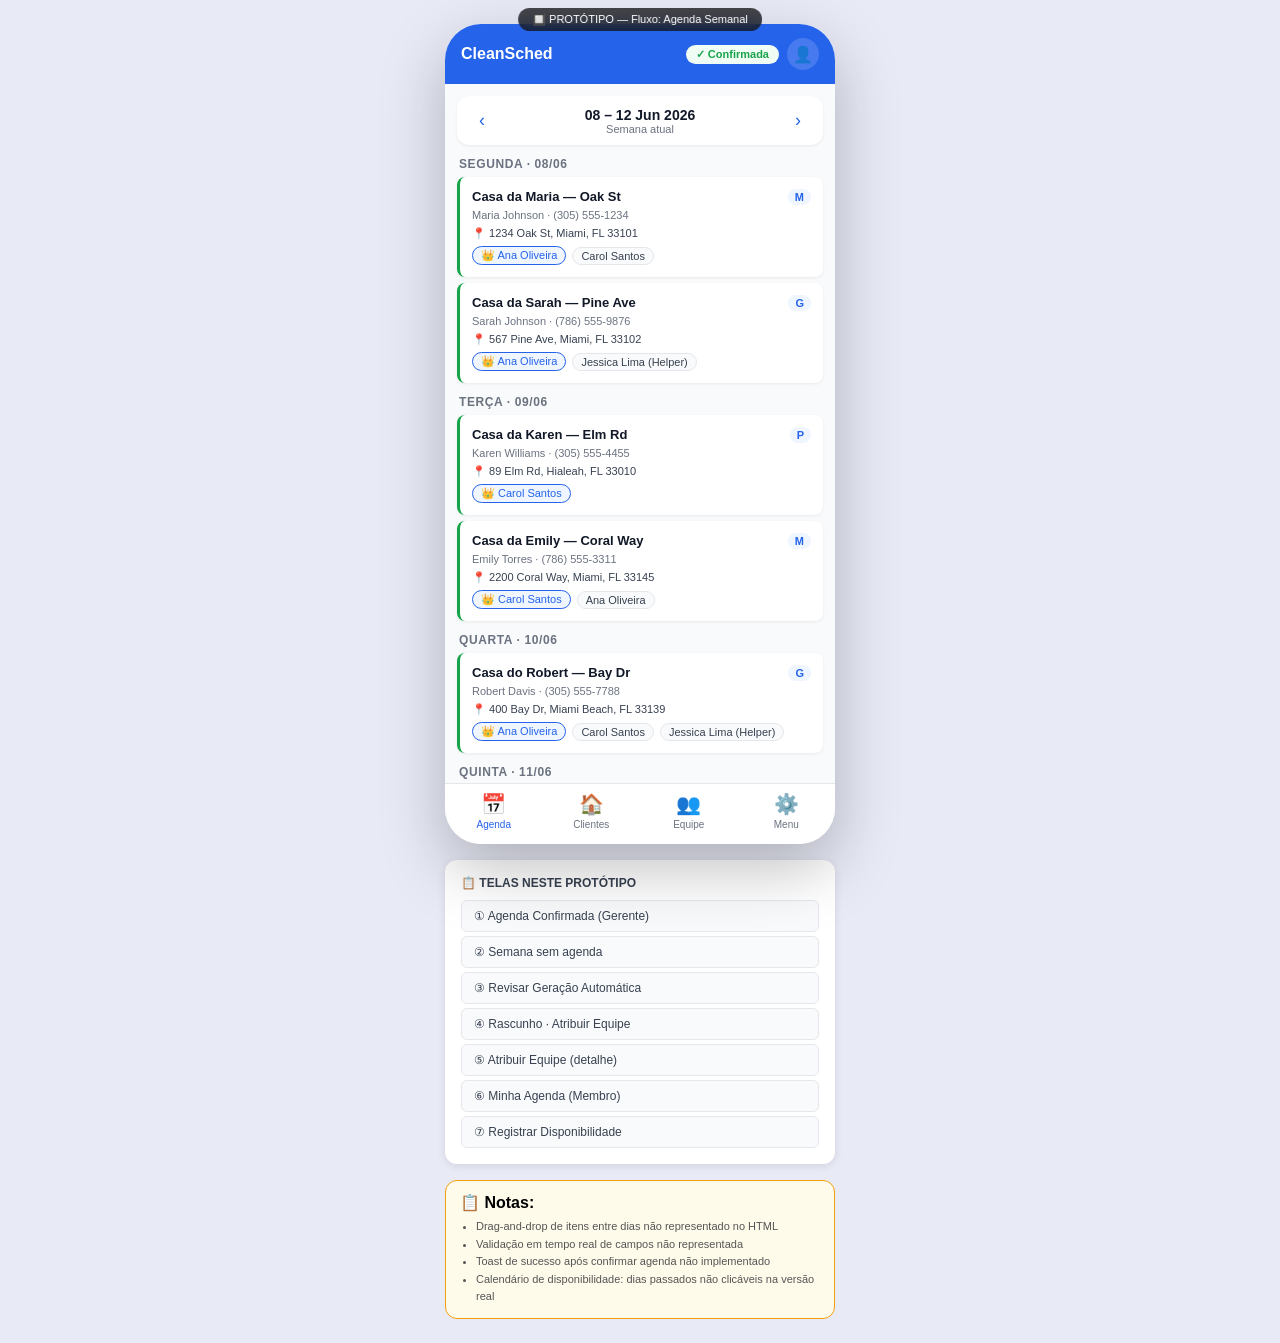
<file: prototypes/agendamento/agenda-semanal/flow.html>
<!DOCTYPE html>
<html lang="pt-BR">
<head>
<meta charset="UTF-8">
<meta name="viewport" content="width=device-width, initial-scale=1.0">
<title>Protótipo: Agenda Semanal — Agendamento</title>

<style>
*{box-sizing:border-box;margin:0;padding:0}
body{font-family:'Inter',-apple-system,sans-serif;background:#E8EAF6;min-height:100vh;display:flex;flex-direction:column;align-items:center;padding:24px 12px;gap:16px}
:root{
  --primary:#2563EB;--primary-dark:#1D4ED8;--primary-light:#EFF6FF;
  --success:#16A34A;--success-light:#F0FDF4;
  --warning:#D97706;--warning-light:#FFFBEB;
  --danger:#DC2626;--danger-light:#FEF2F2;
  --orange:#EA580C;--orange-light:#FFF7ED;
  --n900:#111827;--n700:#374151;--n500:#6B7280;--n300:#D1D5DB;--n200:#E5E7EB;--n100:#F9FAFB;
  --radius:12px;--radius-sm:8px;
}
/* Phone frame */
.phone{width:390px;height:820px;background:white;border-radius:36px;box-shadow:0 24px 64px rgba(0,0,0,.25);overflow:hidden;position:relative;display:flex;flex-direction:column}
/* Screen management */
.screen{display:none;flex-direction:column;height:100%;overflow:hidden}
.screen.active{display:flex}
/* Header */
.hdr{background:var(--primary);color:white;padding:14px 16px 14px;display:flex;align-items:center;gap:10px;flex-shrink:0;min-height:56px}
.hdr-title{font-size:16px;font-weight:600;flex:1}
.hdr-sub{font-size:12px;opacity:.8}
.hdr-right{display:flex;gap:8px;align-items:center}
.icon-btn{background:rgba(255,255,255,.15);border:none;color:white;width:32px;height:32px;border-radius:50%;cursor:pointer;font-size:16px;display:flex;align-items:center;justify-content:center}
/* Content */
.content{flex:1;overflow-y:auto;background:#F9FAFB;padding:12px}
/* Bottom nav */
.bnav{background:white;border-top:1px solid var(--n200);display:flex;flex-shrink:0;padding-bottom:4px}
.bnav-item{flex:1;display:flex;flex-direction:column;align-items:center;padding:8px 4px 10px;cursor:pointer;border:none;background:none;font-size:10px;font-weight:500;color:var(--n500);gap:3px;transition:.15s}
.bnav-item.active{color:var(--primary)}
.bnav-icon{font-size:20px}
/* Week nav */
.week-nav{display:flex;align-items:center;justify-content:space-between;background:white;border-radius:var(--radius);padding:10px 14px;margin-bottom:12px;box-shadow:0 1px 3px rgba(0,0,0,.07)}
.week-label{font-size:14px;font-weight:600;color:var(--n900)}
.week-btn{background:none;border:none;color:var(--primary);cursor:pointer;font-size:18px;padding:4px 8px}
/* Status badge */
.badge{display:inline-flex;align-items:center;gap:4px;padding:3px 10px;border-radius:99px;font-size:11px;font-weight:600}
.badge-draft{background:var(--warning-light);color:var(--warning)}
.badge-confirmed{background:var(--success-light);color:var(--success)}
.badge-orange{background:var(--orange-light);color:var(--orange)}
/* Day section */
.day-section{margin-bottom:12px}
.day-label{font-size:12px;font-weight:700;color:var(--n500);text-transform:uppercase;letter-spacing:.05em;margin-bottom:6px;padding:0 2px}
/* Property card */
.prop-card{background:white;border-radius:var(--radius-sm);padding:12px;margin-bottom:6px;box-shadow:0 1px 3px rgba(0,0,0,.07);border-left:3px solid var(--primary)}
.prop-card.no-team{border-left-color:var(--orange)}
.prop-card.confirmed{border-left-color:var(--success)}
.prop-top{display:flex;justify-content:space-between;align-items:flex-start;margin-bottom:4px}
.prop-name{font-size:13px;font-weight:600;color:var(--n900)}
.prop-size{font-size:11px;font-weight:700;padding:2px 7px;border-radius:99px;background:var(--primary-light);color:var(--primary)}
.prop-client{font-size:11px;color:var(--n500);margin-bottom:6px}
.prop-addr{font-size:11px;color:var(--n700);margin-bottom:6px}
.prop-team{display:flex;align-items:center;gap:6px;flex-wrap:wrap}
.team-chip{display:inline-flex;align-items:center;gap:4px;background:var(--n100);border:1px solid var(--n200);border-radius:99px;padding:2px 8px;font-size:11px;color:var(--n700)}
.team-chip.leader{background:var(--primary-light);border-color:var(--primary);color:var(--primary)}
.no-team-label{font-size:11px;color:var(--orange);font-style:italic}
/* Banner */
.banner{border-radius:var(--radius-sm);padding:10px 12px;margin-bottom:12px;font-size:12px;display:flex;gap:8px;align-items:flex-start}
.banner-draft{background:var(--warning-light);color:var(--warning)}
.banner-info{background:var(--primary-light);color:var(--primary-dark)}
/* FAB */
.fab{position:absolute;bottom:76px;right:16px;background:var(--primary);color:white;width:48px;height:48px;border-radius:50%;border:none;font-size:22px;cursor:pointer;box-shadow:0 4px 12px rgba(37,99,235,.4);display:flex;align-items:center;justify-content:center}
/* Btn */
.btn{border:none;border-radius:var(--radius-sm);padding:10px 18px;font-size:13px;font-weight:600;cursor:pointer;display:inline-flex;align-items:center;gap:6px}
.btn-primary{background:var(--primary);color:white}
.btn-ghost{background:var(--n100);color:var(--n700);border:1px solid var(--n200)}
.btn-danger{background:var(--danger);color:white}
.btn-success{background:var(--success);color:white}
.btn-full{width:100%;justify-content:center}
.btn-sm{padding:6px 12px;font-size:12px}
/* Assign screen */
.assign-card{background:white;border-radius:var(--radius);padding:14px;margin-bottom:12px;box-shadow:0 1px 3px rgba(0,0,0,.07)}
.assign-title{font-size:14px;font-weight:700;color:var(--n900);margin-bottom:2px}
.assign-meta{font-size:11px;color:var(--n500);margin-bottom:12px}
.assign-section{margin-bottom:10px}
.assign-section-label{font-size:11px;font-weight:700;color:var(--n500);text-transform:uppercase;letter-spacing:.05em;margin-bottom:6px}
.member-option{display:flex;align-items:center;justify-content:space-between;padding:8px 10px;border-radius:var(--radius-sm);background:var(--n100);border:1px solid var(--n200);margin-bottom:4px;cursor:pointer}
.member-option:hover{border-color:var(--primary);background:var(--primary-light)}
.member-option.selected{border-color:var(--primary);background:var(--primary-light)}
.member-option.unavail{opacity:.45;cursor:not-allowed}
.member-name{font-size:12px;font-weight:500;color:var(--n900)}
.member-tag{font-size:10px;padding:1px 6px;border-radius:99px;font-weight:600}
.tag-leader{background:var(--primary-light);color:var(--primary)}
.tag-aux{background:var(--n200);color:var(--n500)}
.tag-unavail{background:var(--danger-light);color:var(--danger)}
.role-select{font-size:11px;border:1px solid var(--n300);border-radius:6px;padding:2px 6px;background:white;color:var(--n700)}
/* Form elements */
.form-group{margin-bottom:14px}
.form-label{font-size:12px;font-weight:600;color:var(--n700);margin-bottom:5px;display:block}
.required{color:var(--danger)}
.form-input{width:100%;border:1.5px solid var(--n300);border-radius:var(--radius-sm);padding:9px 12px;font-size:13px;font-family:inherit;color:var(--n900);outline:none}
.form-input:focus{border-color:var(--primary)}
.form-select{width:100%;border:1.5px solid var(--n300);border-radius:var(--radius-sm);padding:9px 12px;font-size:13px;font-family:inherit;color:var(--n900);background:white;outline:none}
/* My agenda (member view) */
.my-item{background:white;border-radius:var(--radius);padding:14px;margin-bottom:10px;box-shadow:0 1px 3px rgba(0,0,0,.07)}
.my-date-sep{font-size:12px;font-weight:700;color:var(--primary);padding:8px 0 4px;text-transform:uppercase}
.my-item-name{font-size:14px;font-weight:700;color:var(--n900);margin-bottom:2px}
.my-item-client{font-size:12px;color:var(--n500);margin-bottom:6px}
.my-item-addr{font-size:12px;color:var(--n700);margin-bottom:6px;display:flex;gap:5px;align-items:flex-start}
.my-item-obs{font-size:11px;color:var(--n500);background:var(--n100);border-radius:6px;padding:6px 8px;font-style:italic}
.my-role{display:inline-flex;padding:2px 8px;border-radius:99px;font-size:11px;font-weight:600}
.my-role-leader{background:var(--primary-light);color:var(--primary)}
.my-role-aux{background:var(--n100);color:var(--n500)}
/* Modal overlay */
.modal-overlay{position:absolute;inset:0;background:rgba(0,0,0,.5);display:flex;align-items:flex-end;z-index:100}
.modal-sheet{background:white;border-radius:20px 20px 0 0;padding:20px 16px 28px;width:100%}
.modal-title{font-size:16px;font-weight:700;color:var(--n900);margin-bottom:6px}
.modal-desc{font-size:13px;color:var(--n500);margin-bottom:20px}
.modal-actions{display:flex;flex-direction:column;gap:8px}
/* Toast */
.toast{position:absolute;top:72px;left:12px;right:12px;background:var(--success);color:white;border-radius:var(--radius-sm);padding:12px 14px;font-size:13px;font-weight:500;z-index:200;display:flex;align-items:center;gap:8px;box-shadow:0 4px 12px rgba(0,0,0,.15);animation:slideDown .3s ease}
@keyframes slideDown{from{transform:translateY(-20px);opacity:0}to{transform:translateY(0);opacity:1}}
/* Generate screen */
.gen-day{background:white;border-radius:var(--radius);margin-bottom:10px;overflow:hidden;box-shadow:0 1px 3px rgba(0,0,0,.07)}
.gen-day-header{background:var(--primary);color:white;padding:8px 12px;font-size:12px;font-weight:700;display:flex;justify-content:space-between;align-items:center}
.gen-day-count{font-size:11px;opacity:.8}
.gen-item{display:flex;align-items:center;padding:10px 12px;border-bottom:1px solid var(--n100);gap:10px}
.gen-item:last-child{border-bottom:none}
.gen-remove{background:none;border:none;color:var(--danger);cursor:pointer;font-size:16px;padding:2px}
.gen-drag{color:var(--n300);font-size:14px;cursor:grab}
/* Confirm bar */
.confirm-bar{background:white;border-top:1px solid var(--n200);padding:10px 12px;display:flex;gap:8px;flex-shrink:0}
/* Proto badge */
.proto-badge{position:fixed;top:8px;left:50%;transform:translateX(-50%);background:rgba(0,0,0,.7);color:white;padding:5px 14px;border-radius:99px;font-size:11px;z-index:999;pointer-events:none;backdrop-filter:blur(8px)}
/* Screen nav helper */
.screen-nav{background:white;border-radius:var(--radius);padding:10px 12px;margin-bottom:12px;font-size:11px;color:var(--n500)}
.screen-nav strong{color:var(--n700)}
</style>
</head>
<body>

<div class="proto-badge">🔲 PROTÓTIPO — Fluxo: Agenda Semanal</div>

<div class="phone">

  <!-- ═══════════════════════════════════════════
       TELA 1 — Visualizar Agenda (Gerente) — CONFIRMADA
  ═══════════════════════════════════════════ -->
  <div id="s-agenda" class="screen active">
    <div class="hdr">
      <span class="hdr-title">CleanSched</span>
      <div class="hdr-right">
        <span class="badge badge-confirmed">✓ Confirmada</span>
        <button class="icon-btn" onclick="show('s-member')" title="Ver como membro">👤</button>
      </div>
    </div>
    <div class="content">
      <div class="week-nav">
        <button class="week-btn">‹</button>
        <div style="text-align:center">
          <div class="week-label">08 – 12 Jun 2026</div>
          <div style="font-size:11px;color:var(--n500)">Semana atual</div>
        </div>
        <button class="week-btn" onclick="show('s-no-agenda')">›</button>
      </div>

      <div class="day-section">
        <div class="day-label">Segunda · 08/06</div>
        <div class="prop-card confirmed">
          <div class="prop-top"><span class="prop-name">Casa da Maria — Oak St</span><span class="prop-size">M</span></div>
          <div class="prop-client">Maria Johnson · (305) 555-1234</div>
          <div class="prop-addr">📍 1234 Oak St, Miami, FL 33101</div>
          <div class="prop-team"><span class="team-chip leader">👑 Ana Oliveira</span><span class="team-chip">Carol Santos</span></div>
        </div>
        <div class="prop-card confirmed">
          <div class="prop-top"><span class="prop-name">Casa da Sarah — Pine Ave</span><span class="prop-size">G</span></div>
          <div class="prop-client">Sarah Johnson · (786) 555-9876</div>
          <div class="prop-addr">📍 567 Pine Ave, Miami, FL 33102</div>
          <div class="prop-team"><span class="team-chip leader">👑 Ana Oliveira</span><span class="team-chip">Jessica Lima (Helper)</span></div>
        </div>
      </div>

      <div class="day-section">
        <div class="day-label">Terça · 09/06</div>
        <div class="prop-card confirmed">
          <div class="prop-top"><span class="prop-name">Casa da Karen — Elm Rd</span><span class="prop-size">P</span></div>
          <div class="prop-client">Karen Williams · (305) 555-4455</div>
          <div class="prop-addr">📍 89 Elm Rd, Hialeah, FL 33010</div>
          <div class="prop-team"><span class="team-chip leader">👑 Carol Santos</span></div>
        </div>
        <div class="prop-card confirmed">
          <div class="prop-top"><span class="prop-name">Casa da Emily — Coral Way</span><span class="prop-size">M</span></div>
          <div class="prop-client">Emily Torres · (786) 555-3311</div>
          <div class="prop-addr">📍 2200 Coral Way, Miami, FL 33145</div>
          <div class="prop-team"><span class="team-chip leader">👑 Carol Santos</span><span class="team-chip">Ana Oliveira</span></div>
        </div>
      </div>

      <div class="day-section">
        <div class="day-label">Quarta · 10/06</div>
        <div class="prop-card confirmed">
          <div class="prop-top"><span class="prop-name">Casa do Robert — Bay Dr</span><span class="prop-size">G</span></div>
          <div class="prop-client">Robert Davis · (305) 555-7788</div>
          <div class="prop-addr">📍 400 Bay Dr, Miami Beach, FL 33139</div>
          <div class="prop-team"><span class="team-chip leader">👑 Ana Oliveira</span><span class="team-chip">Carol Santos</span><span class="team-chip">Jessica Lima (Helper)</span></div>
        </div>
      </div>

      <div class="day-section">
        <div class="day-label">Quinta · 11/06</div>
        <div class="prop-card confirmed">
          <div class="prop-top"><span class="prop-name">Casa da Linda — SW 8th</span><span class="prop-size">M</span></div>
          <div class="prop-client">Linda Brown · (786) 555-2244</div>
          <div class="prop-addr">📍 1500 SW 8th St, Miami, FL 33135</div>
          <div class="prop-team"><span class="team-chip leader">👑 Carol Santos</span></div>
        </div>
      </div>

      <div style="height:12px"></div>

      <button class="btn btn-ghost btn-full btn-sm" onclick="showModal('modal-reopen')">🔓 Reabrir Agenda</button>

      <div style="height:8px"></div>
      <button class="btn btn-ghost btn-full btn-sm" onclick="copyWA()">📋 Copiar para WhatsApp</button>
    </div>
    <div class="bnav">
      <button class="bnav-item active"><span class="bnav-icon">📅</span>Agenda</button>
      <button class="bnav-item" onclick="show('s-clients')"><span class="bnav-icon">🏠</span>Clientes</button>
      <button class="bnav-item" onclick="show('s-team-list')"><span class="bnav-icon">👥</span>Equipe</button>
      <button class="bnav-item"><span class="bnav-icon">⚙️</span>Menu</button>
    </div>
    <!-- Modal reopen -->
    <div id="modal-reopen" class="modal-overlay" style="display:none" onclick="hideModal('modal-reopen')">
      <div class="modal-sheet" onclick="event.stopPropagation()">
        <div class="modal-title">Reabrir agenda?</div>
        <div class="modal-desc">A agenda voltará para Rascunho e poderá ser editada novamente.</div>
        <div class="modal-actions">
          <button class="btn btn-warning btn-full" onclick="hideModal('modal-reopen');show('s-draft')" style="background:var(--warning);color:white">Sim, reabrir</button>
          <button class="btn btn-ghost btn-full" onclick="hideModal('modal-reopen')">Cancelar</button>
        </div>
      </div>
    </div>
    <!-- Toast WA -->
    <div id="toast-wa" class="toast" style="display:none">✅ Texto da agenda copiado!</div>
  </div>

  <!-- ═══════════════════════════════════════════
       TELA 2 — Sem agenda (semana próxima)
  ═══════════════════════════════════════════ -->
  <div id="s-no-agenda" class="screen">
    <div class="hdr">
      <span class="hdr-title">CleanSched</span>
    </div>
    <div class="content">
      <div class="week-nav">
        <button class="week-btn" onclick="show('s-agenda')">‹</button>
        <div style="text-align:center">
          <div class="week-label">15 – 19 Jun 2026</div>
          <div style="font-size:11px;color:var(--n500)">Próxima semana</div>
        </div>
        <button class="week-btn">›</button>
      </div>
      <div style="display:flex;flex-direction:column;align-items:center;justify-content:center;height:60%;gap:16px;padding:20px">
        <div style="font-size:56px">📭</div>
        <div style="font-size:16px;font-weight:700;color:var(--n900);text-align:center">Agenda não gerada</div>
        <div style="font-size:13px;color:var(--n500);text-align:center;line-height:1.5">A agenda desta semana ainda não foi criada. Clique em Gerar para que o sistema sugira os imóveis automaticamente.</div>
        <button class="btn btn-primary" onclick="show('s-generate')" style="margin-top:8px">⚡ Gerar Agenda</button>
      </div>
    </div>
    <div class="bnav">
      <button class="bnav-item active"><span class="bnav-icon">📅</span>Agenda</button>
      <button class="bnav-item"><span class="bnav-icon">🏠</span>Clientes</button>
      <button class="bnav-item"><span class="bnav-icon">👥</span>Equipe</button>
      <button class="bnav-item"><span class="bnav-icon">⚙️</span>Menu</button>
    </div>
  </div>

  <!-- ═══════════════════════════════════════════
       TELA 3 — Gerar Agenda (revisar sugestão)
  ═══════════════════════════════════════════ -->
  <div id="s-generate" class="screen">
    <div class="hdr">
      <button class="icon-btn" onclick="show('s-no-agenda')">←</button>
      <div>
        <div class="hdr-title">Revisar Agenda</div>
        <div class="hdr-sub">15–19/06/2026 · Rascunho</div>
      </div>
    </div>
    <div class="content">
      <div class="banner banner-info">ℹ️ <span>O sistema sugeriu <strong>9 imóveis</strong> com base nas frequências. Você pode mover, adicionar ou remover antes de salvar.</span></div>

      <div class="gen-day">
        <div class="gen-day-header"><span>Segunda · 15/06</span><span class="gen-day-count">3 casas</span></div>
        <div class="gen-item"><span class="gen-drag">⠿</span><div style="flex:1"><div class="prop-name" style="font-size:12px">Casa da Sarah — Pine Ave</div><div style="font-size:11px;color:var(--n500)">Sarah Johnson · G · Semanal</div></div><button class="gen-remove" title="Remover">✕</button></div>
        <div class="gen-item"><span class="gen-drag">⠿</span><div style="flex:1"><div class="prop-name" style="font-size:12px">Casa da Maria — Oak St</div><div style="font-size:11px;color:var(--n500)">Maria Johnson · M · Semanal</div></div><button class="gen-remove" title="Remover">✕</button></div>
        <div class="gen-item"><span class="gen-drag">⠿</span><div style="flex:1"><div class="prop-name" style="font-size:12px">Casa da Karen — Elm Rd</div><div style="font-size:11px;color:var(--n500)">Karen Williams · P · Quinzenal</div></div><button class="gen-remove" title="Remover">✕</button></div>
      </div>

      <div class="gen-day">
        <div class="gen-day-header"><span>Terça · 16/06</span><span class="gen-day-count">2 casas</span></div>
        <div class="gen-item"><span class="gen-drag">⠿</span><div style="flex:1"><div class="prop-name" style="font-size:12px">Casa da Emily — Coral Way</div><div style="font-size:11px;color:var(--n500)">Emily Torres · M · Semanal</div></div><button class="gen-remove" title="Remover">✕</button></div>
        <div class="gen-item"><span class="gen-drag">⠿</span><div style="flex:1"><div class="prop-name" style="font-size:12px">Casa do Robert — Bay Dr</div><div style="font-size:11px;color:var(--n500)">Robert Davis · G · Semanal</div></div><button class="gen-remove" title="Remover">✕</button></div>
      </div>

      <div class="gen-day">
        <div class="gen-day-header"><span>Quarta · 17/06</span><span class="gen-day-count">2 casas</span></div>
        <div class="gen-item"><span class="gen-drag">⠿</span><div style="flex:1"><div class="prop-name" style="font-size:12px">Casa da Linda — SW 8th</div><div style="font-size:11px;color:var(--n500)">Linda Brown · M · Semanal</div></div><button class="gen-remove" title="Remover">✕</button></div>
        <div class="gen-item"><span class="gen-drag">⠿</span><div style="flex:1"><div class="prop-name" style="font-size:12px">Casa da Jennifer — NW 2nd</div><div style="font-size:11px;color:var(--n500)">Jennifer Clark · P · Mensal</div></div><button class="gen-remove" title="Remover">✕</button></div>
      </div>

      <div class="gen-day">
        <div class="gen-day-header"><span>Quinta · 18/06</span><span class="gen-day-count">2 casas</span></div>
        <div class="gen-item"><span class="gen-drag">⠿</span><div style="flex:1"><div class="prop-name" style="font-size:12px">Casa da Patricia — Brickell</div><div style="font-size:11px;color:var(--n500)">Patricia Moore · G · Quinzenal</div></div><button class="gen-remove" title="Remover">✕</button></div>
        <div class="gen-item"><span class="gen-drag">⠿</span><div style="flex:1"><div class="prop-name" style="font-size:12px">Casa da Helen — Key Biscayne</div><div style="font-size:11px;color:var(--n500)">Helen Martin · M · Semanal</div></div><button class="gen-remove" title="Remover">✕</button></div>
      </div>

      <div style="height:8px"></div>
      <button class="btn btn-ghost btn-full btn-sm">+ Adicionar imóvel</button>
    </div>
    <div class="confirm-bar">
      <button class="btn btn-ghost" onclick="show('s-no-agenda')" style="flex:1">Cancelar</button>
      <button class="btn btn-primary" onclick="show('s-draft')" style="flex:2">Salvar Rascunho →</button>
    </div>
  </div>

  <!-- ═══════════════════════════════════════════
       TELA 4 — Agenda em Rascunho (atribuir equipe)
  ═══════════════════════════════════════════ -->
  <div id="s-draft" class="screen">
    <div class="hdr">
      <span class="hdr-title">CleanSched</span>
      <div class="hdr-right">
        <span class="badge badge-draft">Rascunho</span>
      </div>
    </div>
    <div class="content">
      <div class="week-nav">
        <button class="week-btn">‹</button>
        <div style="text-align:center">
          <div class="week-label">15 – 19 Jun 2026</div>
        </div>
        <button class="week-btn">›</button>
      </div>

      <div class="banner banner-draft">⚠️ <span><strong>Rascunho</strong> — Atribua a equipe para confirmar a agenda.</span></div>

      <div class="day-section">
        <div class="day-label">Segunda · 15/06</div>
        <div class="prop-card no-team" onclick="show('s-assign')">
          <div class="prop-top"><span class="prop-name">Casa da Sarah — Pine Ave</span><span class="prop-size">G</span></div>
          <div class="prop-client">Sarah Johnson</div>
          <div class="prop-team"><span class="no-team-label">⚠ Sem equipe · Toque para atribuir</span></div>
        </div>
        <div class="prop-card no-team">
          <div class="prop-top"><span class="prop-name">Casa da Maria — Oak St</span><span class="prop-size">M</span></div>
          <div class="prop-client">Maria Johnson</div>
          <div class="prop-team"><span class="no-team-label">⚠ Sem equipe · Toque para atribuir</span></div>
        </div>
        <div class="prop-card" style="border-left-color:var(--success)">
          <div class="prop-top"><span class="prop-name">Casa da Karen — Elm Rd</span><span class="prop-size">P</span></div>
          <div class="prop-client">Karen Williams</div>
          <div class="prop-team"><span class="team-chip leader">👑 Carol Santos</span></div>
        </div>
      </div>

      <div class="day-section">
        <div class="day-label">Terça · 16/06</div>
        <div class="prop-card no-team">
          <div class="prop-top"><span class="prop-name">Casa da Emily — Coral Way</span><span class="prop-size">M</span></div>
          <div class="prop-client">Emily Torres</div>
          <div class="prop-team"><span class="no-team-label">⚠ Sem equipe · Toque para atribuir</span></div>
        </div>
        <div class="prop-card no-team">
          <div class="prop-top"><span class="prop-name">Casa do Robert — Bay Dr</span><span class="prop-size">G</span></div>
          <div class="prop-client">Robert Davis</div>
          <div class="prop-team"><span class="no-team-label">⚠ Sem equipe · Toque para atribuir</span></div>
        </div>
      </div>
    </div>
    <div class="confirm-bar">
      <button class="btn btn-ghost btn-sm" onclick="show('s-generate')">← Editar itens</button>
      <button class="btn btn-success btn-sm" onclick="showModal('modal-confirm')" style="flex:1;justify-content:center">✓ Confirmar Agenda</button>
    </div>
    <div class="bnav">
      <button class="bnav-item active"><span class="bnav-icon">📅</span>Agenda</button>
      <button class="bnav-item"><span class="bnav-icon">🏠</span>Clientes</button>
      <button class="bnav-item"><span class="bnav-icon">👥</span>Equipe</button>
      <button class="bnav-item"><span class="bnav-icon">⚙️</span>Menu</button>
    </div>
    <!-- Modal: bloqueio por sem líder -->
    <div id="modal-confirm" class="modal-overlay" style="display:none" onclick="hideModal('modal-confirm')">
      <div class="modal-sheet" onclick="event.stopPropagation()">
        <div class="modal-title">⚠️ Atribuição incompleta</div>
        <div class="modal-desc">Alguns imóveis ainda não têm líder atribuído:<br><br>• Casa da Sarah — Pine Ave<br>• Casa da Maria — Oak St<br>• Casa da Emily — Coral Way<br>• Casa do Robert — Bay Dr</div>
        <div class="modal-actions">
          <button class="btn btn-ghost btn-full" onclick="hideModal('modal-confirm')">Voltar e atribuir</button>
        </div>
      </div>
    </div>
  </div>

  <!-- ═══════════════════════════════════════════
       TELA 5 — Atribuir Equipe (um imóvel)
  ═══════════════════════════════════════════ -->
  <div id="s-assign" class="screen">
    <div class="hdr">
      <button class="icon-btn" onclick="show('s-draft')">←</button>
      <div>
        <div class="hdr-title">Atribuir Equipe</div>
        <div class="hdr-sub">Casa da Sarah · Seg 15/06</div>
      </div>
    </div>
    <div class="content">
      <div class="assign-card">
        <div class="assign-title">Casa da Sarah — Pine Ave</div>
        <div class="assign-meta">Sarah Johnson · G · 567 Pine Ave, Miami</div>

        <div class="assign-section">
          <div class="assign-section-label">Membros disponíveis em 15/06</div>
          <div class="member-option selected" onclick="this.classList.toggle('selected')">
            <div>
              <div class="member-name">Ana Oliveira</div>
              <span class="member-tag tag-leader">Fixa</span>
            </div>
            <select class="role-select"><option>Líder</option><option>Auxiliar</option></select>
          </div>
          <div class="member-option" onclick="this.classList.toggle('selected')">
            <div>
              <div class="member-name">Carol Santos</div>
              <span class="member-tag tag-aux">Fixa</span>
            </div>
            <select class="role-select"><option>Auxiliar</option><option>Líder</option></select>
          </div>
        </div>

        <div class="assign-section">
          <div class="assign-section-label">Indisponíveis em 15/06</div>
          <div class="member-option unavail">
            <div>
              <div class="member-name">Lucia Ferreira</div>
              <span class="member-tag tag-unavail">Indisponível — Consulta médica</span>
            </div>
          </div>
        </div>

        <div class="assign-section">
          <div class="assign-section-label">Helpers</div>
          <div class="member-option" onclick="this.classList.toggle('selected')">
            <div>
              <div class="member-name">Jessica Lima</div>
              <span class="member-tag" style="background:var(--warning-light);color:var(--warning)">Helper</span>
            </div>
            <select class="role-select"><option>Auxiliar</option><option>Líder</option></select>
          </div>
        </div>
      </div>

      <div class="banner banner-info" style="margin-top:0">ℹ️ <span>Lucia está indisponível (consulta médica). Considere adicionar uma helper.</span></div>
    </div>
    <div class="confirm-bar">
      <button class="btn btn-ghost" onclick="show('s-draft')" style="flex:1">Cancelar</button>
      <button class="btn btn-primary" onclick="show('s-draft')" style="flex:2">Salvar Atribuição</button>
    </div>
  </div>

  <!-- ═══════════════════════════════════════════
       TELA 6 — Minha Agenda (visão Membro)
  ═══════════════════════════════════════════ -->
  <div id="s-member" class="screen">
    <div class="hdr">
      <span class="hdr-title">Minha Agenda</span>
      <div class="hdr-right">
        <button class="icon-btn" onclick="show('s-agenda')" title="Voltar (Gerente)">🔄</button>
      </div>
    </div>
    <div class="content">
      <div style="background:var(--primary-light);border-radius:var(--radius-sm);padding:10px 12px;margin-bottom:14px;display:flex;align-items:center;gap:8px">
        <div style="width:32px;height:32px;background:var(--primary);border-radius:50%;display:flex;align-items:center;justify-content:center;color:white;font-size:14px;font-weight:700;flex-shrink:0">A</div>
        <div>
          <div style="font-size:13px;font-weight:600;color:var(--n900)">Ana Oliveira</div>
          <div style="font-size:11px;color:var(--n500)">Semana de 08–12 Jun 2026</div>
        </div>
      </div>

      <div class="my-date-sep">Segunda · 08/06</div>
      <div class="my-item">
        <div style="display:flex;justify-content:space-between;align-items:flex-start;margin-bottom:2px">
          <div class="my-item-name">Casa da Maria — Oak St</div>
          <span class="my-role my-role-leader">👑 Líder</span>
        </div>
        <div class="my-item-client">Maria Johnson · (305) 555-1234</div>
        <div class="my-item-addr">📍 <span>1234 Oak St, Miami, FL 33101</span></div>
        <div style="font-size:11px;color:var(--n500);margin-bottom:6px">Tamanho: M · Equipe: Carol Santos</div>
      </div>
      <div class="my-item">
        <div style="display:flex;justify-content:space-between;align-items:flex-start;margin-bottom:2px">
          <div class="my-item-name">Casa da Sarah — Pine Ave</div>
          <span class="my-role my-role-leader">👑 Líder</span>
        </div>
        <div class="my-item-client">Sarah Johnson · (786) 555-9876</div>
        <div class="my-item-addr">📍 <span>567 Pine Ave, Miami, FL 33102</span></div>
        <div style="font-size:11px;color:var(--n500);margin-bottom:6px">Tamanho: G · Equipe: Jessica Lima (Helper)</div>
        <div class="my-item-obs">🔑 Chave com a vizinha, Apt 2B. Cachorro no quintal — não abrir o portão.</div>
      </div>

      <div class="my-date-sep">Quarta · 10/06</div>
      <div class="my-item">
        <div style="display:flex;justify-content:space-between;align-items:flex-start;margin-bottom:2px">
          <div class="my-item-name">Casa do Robert — Bay Dr</div>
          <span class="my-role my-role-leader">👑 Líder</span>
        </div>
        <div class="my-item-client">Robert Davis · (305) 555-7788</div>
        <div class="my-item-addr">📍 <span>400 Bay Dr, Miami Beach, FL 33139</span></div>
        <div style="font-size:11px;color:var(--n500);margin-bottom:6px">Tamanho: G · Equipe: Carol Santos, Jessica Lima</div>
      </div>

      <div style="height:12px"></div>
      <button class="btn btn-ghost btn-full btn-sm" onclick="show('s-avail')">📅 Registrar Disponibilidade</button>
    </div>
    <div class="bnav">
      <button class="bnav-item active"><span class="bnav-icon">📅</span>Agenda</button>
      <button class="bnav-item"><span class="bnav-icon">📆</span>Disponib.</button>
      <button class="bnav-item"><span class="bnav-icon">👤</span>Perfil</button>
    </div>
  </div>

  <!-- ═══════════════════════════════════════════
       TELA 7 — Disponibilidade (membro)
  ═══════════════════════════════════════════ -->
  <div id="s-avail" class="screen">
    <div class="hdr">
      <button class="icon-btn" onclick="show('s-member')">←</button>
      <div class="hdr-title">Minha Disponibilidade</div>
    </div>
    <div class="content">
      <div style="background:white;border-radius:var(--radius);padding:14px;margin-bottom:12px;box-shadow:0 1px 3px rgba(0,0,0,.07)">
        <div style="font-size:12px;font-weight:700;color:var(--n500);text-transform:uppercase;letter-spacing:.05em;margin-bottom:10px">Jun 2026</div>
        <div style="display:grid;grid-template-columns:repeat(7,1fr);gap:4px;text-align:center">
          <div style="font-size:10px;color:var(--n500);font-weight:700;padding:2px">D</div>
          <div style="font-size:10px;color:var(--n500);font-weight:700;padding:2px">S</div>
          <div style="font-size:10px;color:var(--n500);font-weight:700;padding:2px">T</div>
          <div style="font-size:10px;color:var(--n500);font-weight:700;padding:2px">Q</div>
          <div style="font-size:10px;color:var(--n500);font-weight:700;padding:2px">Q</div>
          <div style="font-size:10px;color:var(--n500);font-weight:700;padding:2px">S</div>
          <div style="font-size:10px;color:var(--n500);font-weight:700;padding:2px">S</div>
          <!-- week 1 -->
          <div style="font-size:12px;color:var(--n300);padding:6px">1</div>
          <div class="cal-day avail" onclick="selectDay(this,'2')">2</div>
          <div class="cal-day avail" onclick="selectDay(this,'3')">3</div>
          <div class="cal-day avail" onclick="selectDay(this,'4')">4</div>
          <div class="cal-day avail" onclick="selectDay(this,'5')">5</div>
          <div class="cal-day avail" onclick="selectDay(this,'6')">6</div>
          <div style="font-size:12px;color:var(--n300);padding:6px">7</div>
          <!-- week 2 -->
          <div style="font-size:12px;color:var(--n300);padding:6px">8</div>
          <div class="cal-day avail today" onclick="selectDay(this,'9')">9</div>
          <div class="cal-day avail" onclick="selectDay(this,'10')">10</div>
          <div class="cal-day unavail" onclick="selectDay(this,'11')">11</div>
          <div class="cal-day avail" onclick="selectDay(this,'12')">12</div>
          <div class="cal-day avail" onclick="selectDay(this,'13')">13</div>
          <div style="font-size:12px;color:var(--n300);padding:6px">14</div>
          <!-- week 3 -->
          <div style="font-size:12px;color:var(--n300);padding:6px">15</div>
          <div class="cal-day avail" onclick="selectDay(this,'16')">16</div>
          <div class="cal-day avail" onclick="selectDay(this,'17')">17</div>
          <div class="cal-day avail" onclick="selectDay(this,'18')">18</div>
          <div class="cal-day avail" onclick="selectDay(this,'19')">19</div>
          <div class="cal-day avail" onclick="selectDay(this,'20')">20</div>
          <div style="font-size:12px;color:var(--n300);padding:6px">21</div>
        </div>
        <div style="display:flex;gap:12px;margin-top:12px;font-size:11px;color:var(--n500);padding:0 4px">
          <span>🟢 Disponível</span>
          <span>🔴 Indisponível</span>
          <span>⬜ Sem registro</span>
        </div>
      </div>
      <!-- Day panel -->
      <div id="day-panel" style="display:none;background:white;border-radius:var(--radius);padding:14px;box-shadow:0 1px 3px rgba(0,0,0,.07)">
        <div style="font-size:13px;font-weight:700;color:var(--n900);margin-bottom:12px">📅 <span id="day-label">Jun 2026</span></div>
        <div class="form-group">
          <label class="form-label">Status</label>
          <div style="display:flex;gap:8px">
            <button class="btn btn-sm" style="flex:1;background:var(--success-light);color:var(--success);border:2px solid var(--success)">✅ Disponível</button>
            <button class="btn btn-sm" style="flex:1;background:var(--n100);color:var(--n500);border:1px solid var(--n200)">❌ Indisponível</button>
          </div>
        </div>
        <div class="form-group">
          <label class="form-label" for="motivo">Motivo (opcional)</label>
          <input id="motivo" class="form-input" placeholder="Ex: consulta médica, viagem...">
        </div>
        <button class="btn btn-primary btn-full">Salvar</button>
      </div>
    </div>
    <div class="bnav">
      <button class="bnav-item" onclick="show('s-member')"><span class="bnav-icon">📅</span>Agenda</button>
      <button class="bnav-item active"><span class="bnav-icon">📆</span>Disponib.</button>
      <button class="bnav-item"><span class="bnav-icon">👤</span>Perfil</button>
    </div>
  </div>

  <!-- ═══════════════════════════════════════════
       PLACEHOLDER: Clientes e Equipe
  ═══════════════════════════════════════════ -->
  <div id="s-clients" class="screen">
    <div class="hdr"><button class="icon-btn" onclick="show('s-agenda')">←</button><span class="hdr-title">Clientes</span></div>
    <div class="content"><div style="text-align:center;padding:40px 20px;color:var(--n500)">Ver protótipo completo:<br><strong>gestao-clientes/flow.html</strong></div></div>
    <div class="bnav">
      <button class="bnav-item" onclick="show('s-agenda')"><span class="bnav-icon">📅</span>Agenda</button>
      <button class="bnav-item active"><span class="bnav-icon">🏠</span>Clientes</button>
      <button class="bnav-item" onclick="show('s-team-list')"><span class="bnav-icon">👥</span>Equipe</button>
      <button class="bnav-item"><span class="bnav-icon">⚙️</span>Menu</button>
    </div>
  </div>
  <div id="s-team-list" class="screen">
    <div class="hdr"><button class="icon-btn" onclick="show('s-agenda')">←</button><span class="hdr-title">Equipe</span></div>
    <div class="content"><div style="text-align:center;padding:40px 20px;color:var(--n500)">Ver protótipo completo:<br><strong>gestao-membros/flow.html</strong></div></div>
    <div class="bnav">
      <button class="bnav-item" onclick="show('s-agenda')"><span class="bnav-icon">📅</span>Agenda</button>
      <button class="bnav-item" onclick="show('s-clients')"><span class="bnav-icon">🏠</span>Clientes</button>
      <button class="bnav-item active"><span class="bnav-icon">👥</span>Equipe</button>
      <button class="bnav-item"><span class="bnav-icon">⚙️</span>Menu</button>
    </div>
  </div>

</div><!-- /phone -->

<!-- Flow index panel -->
<div style="background:white;border-radius:12px;padding:16px;width:390px;box-shadow:0 2px 8px rgba(0,0,0,.1)">
  <div style="font-size:12px;font-weight:700;color:#374151;margin-bottom:10px">📋 TELAS NESTE PROTÓTIPO</div>
  <div style="display:flex;flex-direction:column;gap:4px;font-size:12px">
    <button onclick="show('s-agenda')" class="flow-nav-btn">① Agenda Confirmada (Gerente)</button>
    <button onclick="show('s-no-agenda')" class="flow-nav-btn">② Semana sem agenda</button>
    <button onclick="show('s-generate')" class="flow-nav-btn">③ Revisar Geração Automática</button>
    <button onclick="show('s-draft')" class="flow-nav-btn">④ Rascunho · Atribuir Equipe</button>
    <button onclick="show('s-assign')" class="flow-nav-btn">⑤ Atribuir Equipe (detalhe)</button>
    <button onclick="show('s-member')" class="flow-nav-btn">⑥ Minha Agenda (Membro)</button>
    <button onclick="show('s-avail')" class="flow-nav-btn">⑦ Registrar Disponibilidade</button>
  </div>
</div>

<div class="proto-notes" style="position:static;max-width:390px;width:390px;box-sizing:border-box;border-radius:12px">
  <strong>📋 Notas:</strong>
  <ul style="margin-top:6px;padding-left:16px;font-size:11px;color:#555;line-height:1.6">
    <li>Drag-and-drop de itens entre dias não representado no HTML</li>
    <li>Validação em tempo real de campos não representada</li>
    <li>Toast de sucesso após confirmar agenda não implementado</li>
    <li>Calendário de disponibilidade: dias passados não clicáveis na versão real</li>
  </ul>
</div>

<style>
.cal-day{font-size:12px;padding:6px;border-radius:50%;cursor:pointer;width:28px;height:28px;display:flex;align-items:center;justify-content:center;margin:auto}
.cal-day.avail{background:var(--success-light);color:var(--success)}
.cal-day.unavail{background:var(--danger-light);color:var(--danger)}
.cal-day.today{ring:2px solid var(--primary);font-weight:700;outline:2px solid var(--primary)}
.cal-day.selected{outline:2px solid var(--n900)}
.flow-nav-btn{background:var(--n100);border:1px solid var(--n200);border-radius:6px;padding:8px 12px;text-align:left;cursor:pointer;color:var(--n700);font-size:12px;font-family:inherit;transition:.15s}
.flow-nav-btn:hover{background:var(--primary-light);color:var(--primary);border-color:var(--primary)}
.proto-notes{background:#FFFBEB;border:1px solid #F59E0B;padding:12px 14px}
</style>

<script>
function show(id){
  document.querySelectorAll('.screen').forEach(s=>s.classList.remove('active'));
  document.getElementById(id).classList.add('active');
}
function showModal(id){document.getElementById(id).style.display='flex'}
function hideModal(id){document.getElementById(id).style.display='none'}
function copyWA(){
  const t=document.getElementById('toast-wa');
  t.style.display='flex';
  setTimeout(()=>t.style.display='none',2500);
}
function selectDay(el,day){
  document.querySelectorAll('.cal-day').forEach(d=>d.classList.remove('selected'));
  el.classList.add('selected');
  document.getElementById('day-label').textContent=`${day} de Jun 2026`;
  document.getElementById('day-panel').style.display='block';
}
</script>
</body>
</html>
</file>
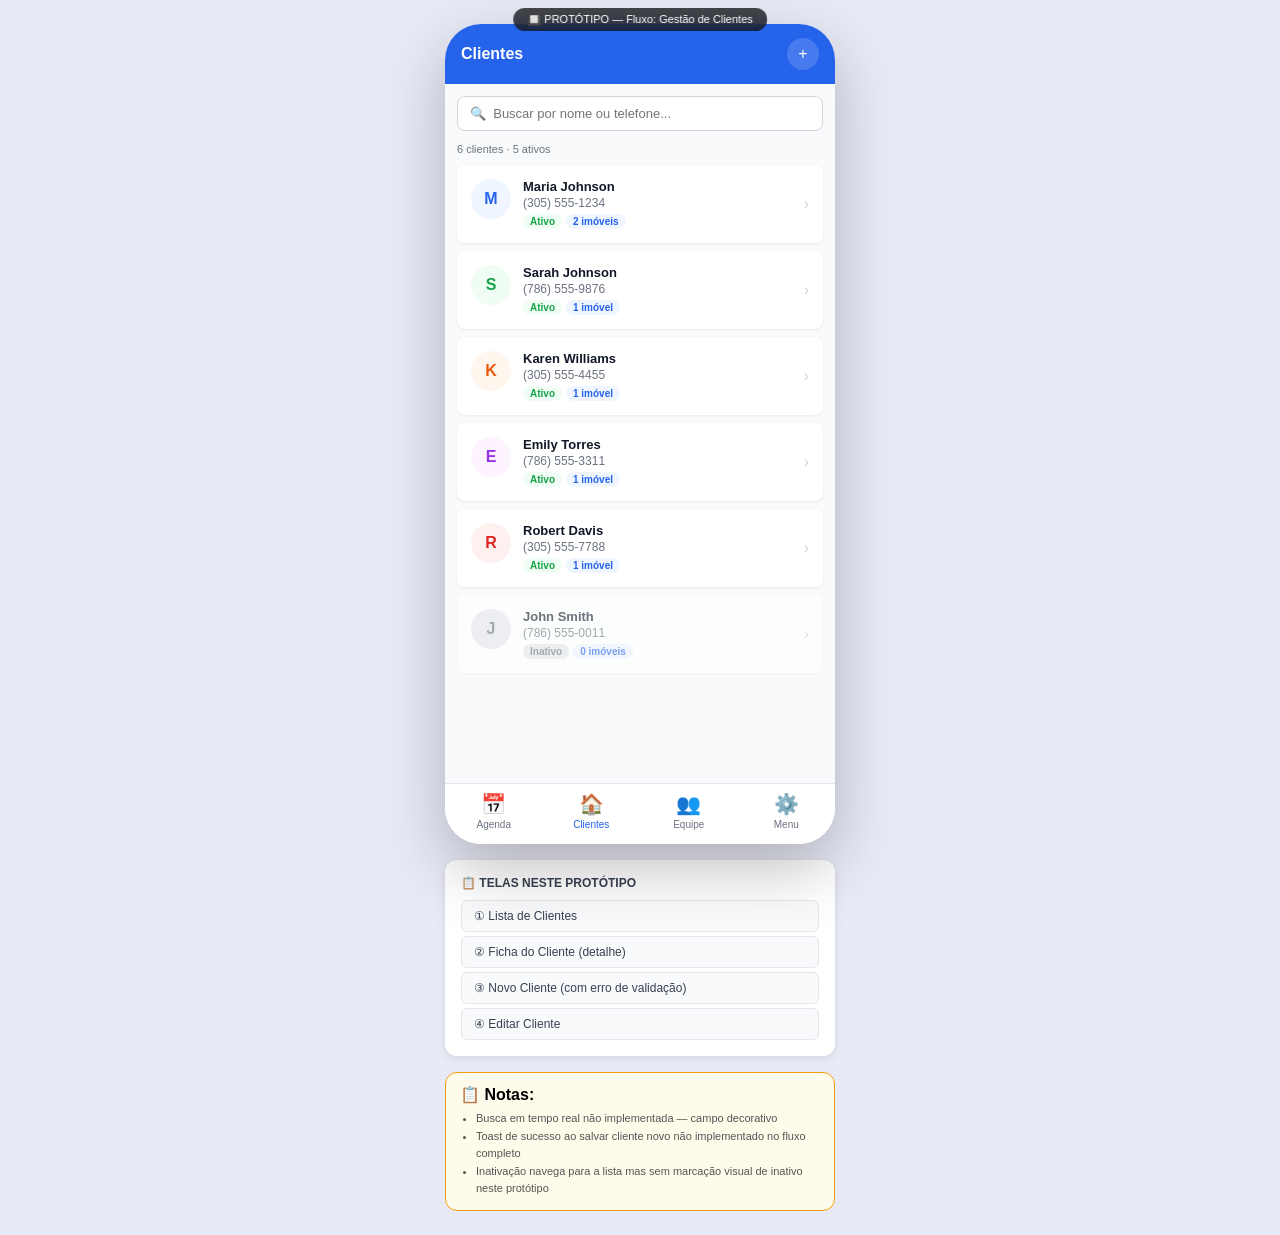
<file: prototypes/clientes-imoveis/gestao-clientes/flow.html>
<!DOCTYPE html>
<html lang="pt-BR">
<head>
<meta charset="UTF-8">
<meta name="viewport" content="width=device-width, initial-scale=1.0">
<title>Protótipo: Gestão de Clientes — Clientes e Imóveis</title>

<style>
*{box-sizing:border-box;margin:0;padding:0}
body{font-family:'Inter',-apple-system,sans-serif;background:#E8EAF6;min-height:100vh;display:flex;flex-direction:column;align-items:center;padding:24px 12px;gap:16px}
:root{--primary:#2563EB;--primary-dark:#1D4ED8;--primary-light:#EFF6FF;--success:#16A34A;--success-light:#F0FDF4;--warning:#D97706;--warning-light:#FFFBEB;--danger:#DC2626;--danger-light:#FEF2F2;--n900:#111827;--n700:#374151;--n500:#6B7280;--n300:#D1D5DB;--n200:#E5E7EB;--n100:#F9FAFB;--radius:12px;--radius-sm:8px}
.phone{width:390px;height:820px;background:white;border-radius:36px;box-shadow:0 24px 64px rgba(0,0,0,.25);overflow:hidden;position:relative;display:flex;flex-direction:column}
.screen{display:none;flex-direction:column;height:100%;overflow:hidden}
.screen.active{display:flex}
.hdr{background:var(--primary);color:white;padding:14px 16px;display:flex;align-items:center;gap:10px;flex-shrink:0;min-height:56px}
.hdr-title{font-size:16px;font-weight:600;flex:1}
.icon-btn{background:rgba(255,255,255,.15);border:none;color:white;width:32px;height:32px;border-radius:50%;cursor:pointer;font-size:16px;display:flex;align-items:center;justify-content:center}
.content{flex:1;overflow-y:auto;background:#F9FAFB;padding:12px}
.bnav{background:white;border-top:1px solid var(--n200);display:flex;flex-shrink:0;padding-bottom:4px}
.bnav-item{flex:1;display:flex;flex-direction:column;align-items:center;padding:8px 4px 10px;cursor:pointer;border:none;background:none;font-size:10px;font-weight:500;color:var(--n500);gap:3px}
.bnav-item.active{color:var(--primary)}
.bnav-icon{font-size:20px}
/* Search bar */
.search-bar{display:flex;gap:8px;margin-bottom:12px}
.search-input{flex:1;border:1.5px solid var(--n300);border-radius:var(--radius-sm);padding:9px 12px;font-size:13px;font-family:inherit;outline:none;background:white}
.search-input:focus{border-color:var(--primary)}
/* Client card */
.client-card{background:white;border-radius:var(--radius-sm);padding:14px;margin-bottom:8px;box-shadow:0 1px 3px rgba(0,0,0,.07);display:flex;gap:12px;align-items:flex-start;cursor:pointer}
.client-card:active{background:var(--n100)}
.client-avatar{width:40px;height:40px;border-radius:50%;background:var(--primary-light);color:var(--primary);display:flex;align-items:center;justify-content:center;font-size:16px;font-weight:700;flex-shrink:0}
.client-info{flex:1;min-width:0}
.client-name{font-size:13px;font-weight:600;color:var(--n900);margin-bottom:2px}
.client-phone{font-size:12px;color:var(--n500);margin-bottom:4px}
.client-tags{display:flex;gap:4px;flex-wrap:wrap}
.tag{display:inline-flex;padding:2px 7px;border-radius:99px;font-size:10px;font-weight:600}
.tag-active{background:var(--success-light);color:var(--success)}
.tag-inactive{background:var(--n200);color:var(--n500)}
.tag-count{background:var(--primary-light);color:var(--primary)}
.client-chevron{color:var(--n300);font-size:16px;align-self:center}
/* Form */
.form-section{background:white;border-radius:var(--radius);padding:14px;margin-bottom:12px;box-shadow:0 1px 3px rgba(0,0,0,.07)}
.form-group{margin-bottom:14px}
.form-label{font-size:12px;font-weight:600;color:var(--n700);margin-bottom:5px;display:block}
.required{color:var(--danger)}
.form-input{width:100%;border:1.5px solid var(--n300);border-radius:var(--radius-sm);padding:9px 12px;font-size:13px;font-family:inherit;color:var(--n900);outline:none}
.form-input:focus{border-color:var(--primary)}
.form-hint{font-size:11px;color:var(--n500);margin-top:4px}
.form-error{font-size:11px;color:var(--danger);margin-top:4px}
.form-input.has-error{border-color:var(--danger)}
/* Buttons */
.btn{border:none;border-radius:var(--radius-sm);padding:10px 18px;font-size:13px;font-weight:600;cursor:pointer;display:inline-flex;align-items:center;justify-content:center;gap:6px}
.btn-primary{background:var(--primary);color:white}
.btn-ghost{background:var(--n100);color:var(--n700);border:1px solid var(--n200)}
.btn-danger{background:var(--danger);color:white}
.btn-full{width:100%}
.confirm-bar{background:white;border-top:1px solid var(--n200);padding:10px 12px;display:flex;gap:8px;flex-shrink:0}
/* Detail */
.detail-hero{background:var(--primary);padding:20px 16px 28px;color:white;text-align:center;flex-shrink:0}
.detail-avatar{width:60px;height:60px;border-radius:50%;background:rgba(255,255,255,.2);color:white;display:flex;align-items:center;justify-content:center;font-size:24px;font-weight:700;margin:0 auto 10px}
.detail-name{font-size:18px;font-weight:700;margin-bottom:4px}
.detail-status{font-size:12px;opacity:.8}
.detail-section{background:white;border-radius:var(--radius);padding:14px;margin-bottom:10px;box-shadow:0 1px 3px rgba(0,0,0,.07)}
.detail-section-title{font-size:11px;font-weight:700;color:var(--n500);text-transform:uppercase;letter-spacing:.05em;margin-bottom:10px}
.detail-row{display:flex;justify-content:space-between;align-items:flex-start;padding:6px 0;border-bottom:1px solid var(--n100)}
.detail-row:last-child{border-bottom:none}
.detail-label{font-size:12px;color:var(--n500)}
.detail-value{font-size:12px;color:var(--n900);font-weight:500;text-align:right;max-width:60%}
.imovel-item{display:flex;align-items:center;gap:10px;padding:8px 0;border-bottom:1px solid var(--n100)}
.imovel-item:last-child{border-bottom:none}
.imovel-icon{font-size:20px}
.imovel-name{font-size:12px;font-weight:600;color:var(--n900)}
.imovel-freq{font-size:11px;color:var(--n500)}
/* Modal */
.modal-overlay{position:absolute;inset:0;background:rgba(0,0,0,.5);display:flex;align-items:flex-end;z-index:100}
.modal-sheet{background:white;border-radius:20px 20px 0 0;padding:20px 16px 28px;width:100%}
.modal-title{font-size:16px;font-weight:700;color:var(--n900);margin-bottom:6px}
.modal-desc{font-size:13px;color:var(--n500);margin-bottom:20px;line-height:1.5}
.modal-actions{display:flex;flex-direction:column;gap:8px}
/* Toast */
.toast{position:absolute;top:64px;left:12px;right:12px;border-radius:var(--radius-sm);padding:12px 14px;font-size:13px;font-weight:500;z-index:200;display:flex;align-items:center;gap:8px;box-shadow:0 4px 12px rgba(0,0,0,.15)}
.toast-success{background:var(--success);color:white}
.toast-error{background:var(--danger);color:white}
/* Proto */
.proto-badge{position:fixed;top:8px;left:50%;transform:translateX(-50%);background:rgba(0,0,0,.7);color:white;padding:5px 14px;border-radius:99px;font-size:11px;z-index:999;pointer-events:none;backdrop-filter:blur(8px)}
.flow-nav-btn{background:var(--n100);border:1px solid var(--n200);border-radius:6px;padding:8px 12px;text-align:left;cursor:pointer;color:var(--n700);font-size:12px;font-family:inherit}
.flow-nav-btn:hover{background:var(--primary-light);color:var(--primary);border-color:var(--primary)}
.proto-notes{background:#FFFBEB;border:1px solid #F59E0B;padding:12px 14px;border-radius:12px}
/* Empty state */
.empty-state{display:flex;flex-direction:column;align-items:center;justify-content:center;height:60%;gap:12px;padding:20px;text-align:center}
</style>
</head>
<body>
<div class="proto-badge">🔲 PROTÓTIPO — Fluxo: Gestão de Clientes</div>

<div class="phone">

  <!-- TELA 1: Lista de Clientes -->
  <div id="s-list" class="screen active">
    <div class="hdr">
      <span class="hdr-title">Clientes</span>
      <button class="icon-btn" onclick="show('s-new')" title="Novo cliente">+</button>
    </div>
    <div class="content">
      <div class="search-bar">
        <input class="search-input" placeholder="🔍  Buscar por nome ou telefone...">
      </div>
      <div style="font-size:11px;color:var(--n500);margin-bottom:10px">6 clientes · 5 ativos</div>

      <div class="client-card" onclick="show('s-detail')">
        <div class="client-avatar">M</div>
        <div class="client-info">
          <div class="client-name">Maria Johnson</div>
          <div class="client-phone">(305) 555-1234</div>
          <div class="client-tags"><span class="tag tag-active">Ativo</span><span class="tag tag-count">2 imóveis</span></div>
        </div>
        <span class="client-chevron">›</span>
      </div>

      <div class="client-card" onclick="show('s-detail')">
        <div class="client-avatar" style="background:#F0FDF4;color:#16A34A">S</div>
        <div class="client-info">
          <div class="client-name">Sarah Johnson</div>
          <div class="client-phone">(786) 555-9876</div>
          <div class="client-tags"><span class="tag tag-active">Ativo</span><span class="tag tag-count">1 imóvel</span></div>
        </div>
        <span class="client-chevron">›</span>
      </div>

      <div class="client-card" onclick="show('s-detail')">
        <div class="client-avatar" style="background:#FFF7ED;color:#EA580C">K</div>
        <div class="client-info">
          <div class="client-name">Karen Williams</div>
          <div class="client-phone">(305) 555-4455</div>
          <div class="client-tags"><span class="tag tag-active">Ativo</span><span class="tag tag-count">1 imóvel</span></div>
        </div>
        <span class="client-chevron">›</span>
      </div>

      <div class="client-card" onclick="show('s-detail')">
        <div class="client-avatar" style="background:#FDF4FF;color:#9333EA">E</div>
        <div class="client-info">
          <div class="client-name">Emily Torres</div>
          <div class="client-phone">(786) 555-3311</div>
          <div class="client-tags"><span class="tag tag-active">Ativo</span><span class="tag tag-count">1 imóvel</span></div>
        </div>
        <span class="client-chevron">›</span>
      </div>

      <div class="client-card" onclick="show('s-detail')">
        <div class="client-avatar" style="background:#FFF0F0;color:#DC2626">R</div>
        <div class="client-info">
          <div class="client-name">Robert Davis</div>
          <div class="client-phone">(305) 555-7788</div>
          <div class="client-tags"><span class="tag tag-active">Ativo</span><span class="tag tag-count">1 imóvel</span></div>
        </div>
        <span class="client-chevron">›</span>
      </div>

      <div class="client-card" style="opacity:.6">
        <div class="client-avatar" style="background:var(--n200);color:var(--n500)">J</div>
        <div class="client-info">
          <div class="client-name">John Smith</div>
          <div class="client-phone">(786) 555-0011</div>
          <div class="client-tags"><span class="tag tag-inactive">Inativo</span><span class="tag tag-count">0 imóveis</span></div>
        </div>
        <span class="client-chevron">›</span>
      </div>
    </div>
    <div class="bnav">
      <button class="bnav-item"><span class="bnav-icon">📅</span>Agenda</button>
      <button class="bnav-item active"><span class="bnav-icon">🏠</span>Clientes</button>
      <button class="bnav-item"><span class="bnav-icon">👥</span>Equipe</button>
      <button class="bnav-item"><span class="bnav-icon">⚙️</span>Menu</button>
    </div>
  </div>

  <!-- TELA 2: Detalhe do Cliente -->
  <div id="s-detail" class="screen">
    <div class="hdr">
      <button class="icon-btn" onclick="show('s-list')">←</button>
      <span class="hdr-title">Ficha do Cliente</span>
      <button class="icon-btn" onclick="show('s-edit')" title="Editar">✏️</button>
    </div>
    <div style="flex:1;overflow-y:auto">
      <div class="detail-hero">
        <div class="detail-avatar">M</div>
        <div class="detail-name">Maria Johnson</div>
        <div class="detail-status">✅ Ativo · Cliente desde Mar 2025</div>
      </div>
      <div style="padding:12px">
        <div class="detail-section">
          <div class="detail-section-title">Contato</div>
          <div class="detail-row"><span class="detail-label">Telefone</span><span class="detail-value">(305) 555-1234</span></div>
          <div class="detail-row"><span class="detail-label">E-mail</span><span class="detail-value">maria@email.com</span></div>
          <div class="detail-row"><span class="detail-label">Observações</span><span class="detail-value">Preferir contato por texto</span></div>
        </div>
        <div class="detail-section">
          <div class="detail-section-title">Imóveis (2)</div>
          <div class="imovel-item"><span class="imovel-icon">🏡</span><div><div class="imovel-name">Casa da Maria — Oak St</div><div class="imovel-freq">Tamanho M · Quinzenal · Ativo</div></div></div>
          <div class="imovel-item"><span class="imovel-icon">🏠</span><div><div class="imovel-name">Apartamento da Maria — Brickell</div><div class="imovel-freq">Tamanho P · Mensal · Ativo</div></div></div>
          <div style="margin-top:10px"><button class="btn btn-ghost btn-full" style="font-size:12px">+ Adicionar imóvel</button></div>
        </div>
        <div class="detail-section">
          <div class="detail-section-title">Última limpeza</div>
          <div class="detail-row"><span class="detail-label">Casa — Oak St</span><span class="detail-value">08/06/2026</span></div>
          <div class="detail-row"><span class="detail-label">Apt — Brickell</span><span class="detail-value">02/06/2026</span></div>
        </div>
        <div style="height:8px"></div>
        <button class="btn btn-full" style="background:var(--danger-light);color:var(--danger);border:1px solid var(--danger)" onclick="showModal('modal-inactivate')">🚫 Inativar Cliente</button>
      </div>
    </div>
    <!-- Modal inativar -->
    <div id="modal-inactivate" class="modal-overlay" style="display:none" onclick="hideModal('modal-inactivate')">
      <div class="modal-sheet" onclick="event.stopPropagation()">
        <div class="modal-title">Inativar Maria Johnson?</div>
        <div class="modal-desc">Este cliente possui <strong>2 imóvel(is) ativo(s)</strong>. Todos serão inativados também.<br><br>O histórico de limpezas passadas será preservado.</div>
        <div class="modal-actions">
          <button class="btn btn-danger btn-full" onclick="hideModal('modal-inactivate');show('s-list')">Sim, inativar tudo</button>
          <button class="btn btn-ghost btn-full" onclick="hideModal('modal-inactivate')">Cancelar</button>
        </div>
      </div>
    </div>
  </div>

  <!-- TELA 3: Novo Cliente -->
  <div id="s-new" class="screen">
    <div class="hdr">
      <button class="icon-btn" onclick="show('s-list')">←</button>
      <span class="hdr-title">Novo Cliente</span>
    </div>
    <div class="content">
      <div class="form-section">
        <div class="form-group">
          <label class="form-label" for="name">Nome <span class="required">*</span></label>
          <input id="name" class="form-input" placeholder="Ex: Sarah Johnson" value="">
        </div>
        <div class="form-group">
          <label class="form-label" for="phone">Telefone <span class="required">*</span></label>
          <input id="phone" class="form-input has-error" placeholder="(XXX) XXX-XXXX" value="78655">
          <div class="form-error">Informe o telefone no formato (XXX) XXX-XXXX.</div>
        </div>
        <div class="form-group">
          <label class="form-label" for="email">E-mail</label>
          <input id="email" class="form-input" placeholder="email@exemplo.com" value="">
          <div class="form-hint">Opcional — para envio de confirmações futuras</div>
        </div>
        <div class="form-group" style="margin-bottom:0">
          <label class="form-label" for="notes">Observações</label>
          <textarea id="notes" class="form-input" rows="3" placeholder="Instruções especiais, preferências de contato..."></textarea>
        </div>
      </div>
    </div>
    <div class="confirm-bar">
      <button class="btn btn-ghost" onclick="show('s-list')" style="flex:1">Cancelar</button>
      <button class="btn btn-primary" onclick="show('s-list')" style="flex:2">Salvar Cliente</button>
    </div>
  </div>

  <!-- TELA 4: Editar Cliente -->
  <div id="s-edit" class="screen">
    <div class="hdr">
      <button class="icon-btn" onclick="show('s-detail')">←</button>
      <span class="hdr-title">Editar Cliente</span>
    </div>
    <div class="content">
      <div class="form-section">
        <div class="form-group">
          <label class="form-label">Nome <span class="required">*</span></label>
          <input class="form-input" value="Maria Johnson">
        </div>
        <div class="form-group">
          <label class="form-label">Telefone <span class="required">*</span></label>
          <input class="form-input" value="(305) 555-1234">
        </div>
        <div class="form-group">
          <label class="form-label">E-mail</label>
          <input class="form-input" value="maria@email.com">
        </div>
        <div class="form-group" style="margin-bottom:0">
          <label class="form-label">Observações</label>
          <textarea class="form-input" rows="3">Preferir contato por texto</textarea>
        </div>
      </div>
      <!-- Toast success -->
      <div id="toast-edit" class="toast toast-success" style="display:none">✅ Cliente atualizado com sucesso.</div>
    </div>
    <div class="confirm-bar">
      <button class="btn btn-ghost" onclick="show('s-detail')" style="flex:1">Cancelar</button>
      <button class="btn btn-primary" onclick="showToast('toast-edit');show('s-detail')" style="flex:2">Salvar Alterações</button>
    </div>
  </div>

</div><!-- /phone -->

<div style="background:white;border-radius:12px;padding:16px;width:390px;box-shadow:0 2px 8px rgba(0,0,0,.1)">
  <div style="font-size:12px;font-weight:700;color:#374151;margin-bottom:10px">📋 TELAS NESTE PROTÓTIPO</div>
  <div style="display:flex;flex-direction:column;gap:4px">
    <button onclick="show('s-list')" class="flow-nav-btn">① Lista de Clientes</button>
    <button onclick="show('s-detail')" class="flow-nav-btn">② Ficha do Cliente (detalhe)</button>
    <button onclick="show('s-new')" class="flow-nav-btn">③ Novo Cliente (com erro de validação)</button>
    <button onclick="show('s-edit')" class="flow-nav-btn">④ Editar Cliente</button>
  </div>
</div>

<div class="proto-notes" style="width:390px">
  <strong>📋 Notas:</strong>
  <ul style="margin-top:6px;padding-left:16px;font-size:11px;color:#555;line-height:1.6">
    <li>Busca em tempo real não implementada — campo decorativo</li>
    <li>Toast de sucesso ao salvar cliente novo não implementado no fluxo completo</li>
    <li>Inativação navega para a lista mas sem marcação visual de inativo neste protótipo</li>
  </ul>
</div>

<script>
function show(id){document.querySelectorAll('.screen').forEach(s=>s.classList.remove('active'));document.getElementById(id).classList.add('active')}
function showModal(id){document.getElementById(id).style.display='flex'}
function hideModal(id){document.getElementById(id).style.display='none'}
function showToast(id){const t=document.getElementById(id);t.style.display='flex';setTimeout(()=>t.style.display='none',2000)}
</script>
</body>
</html>
</file>
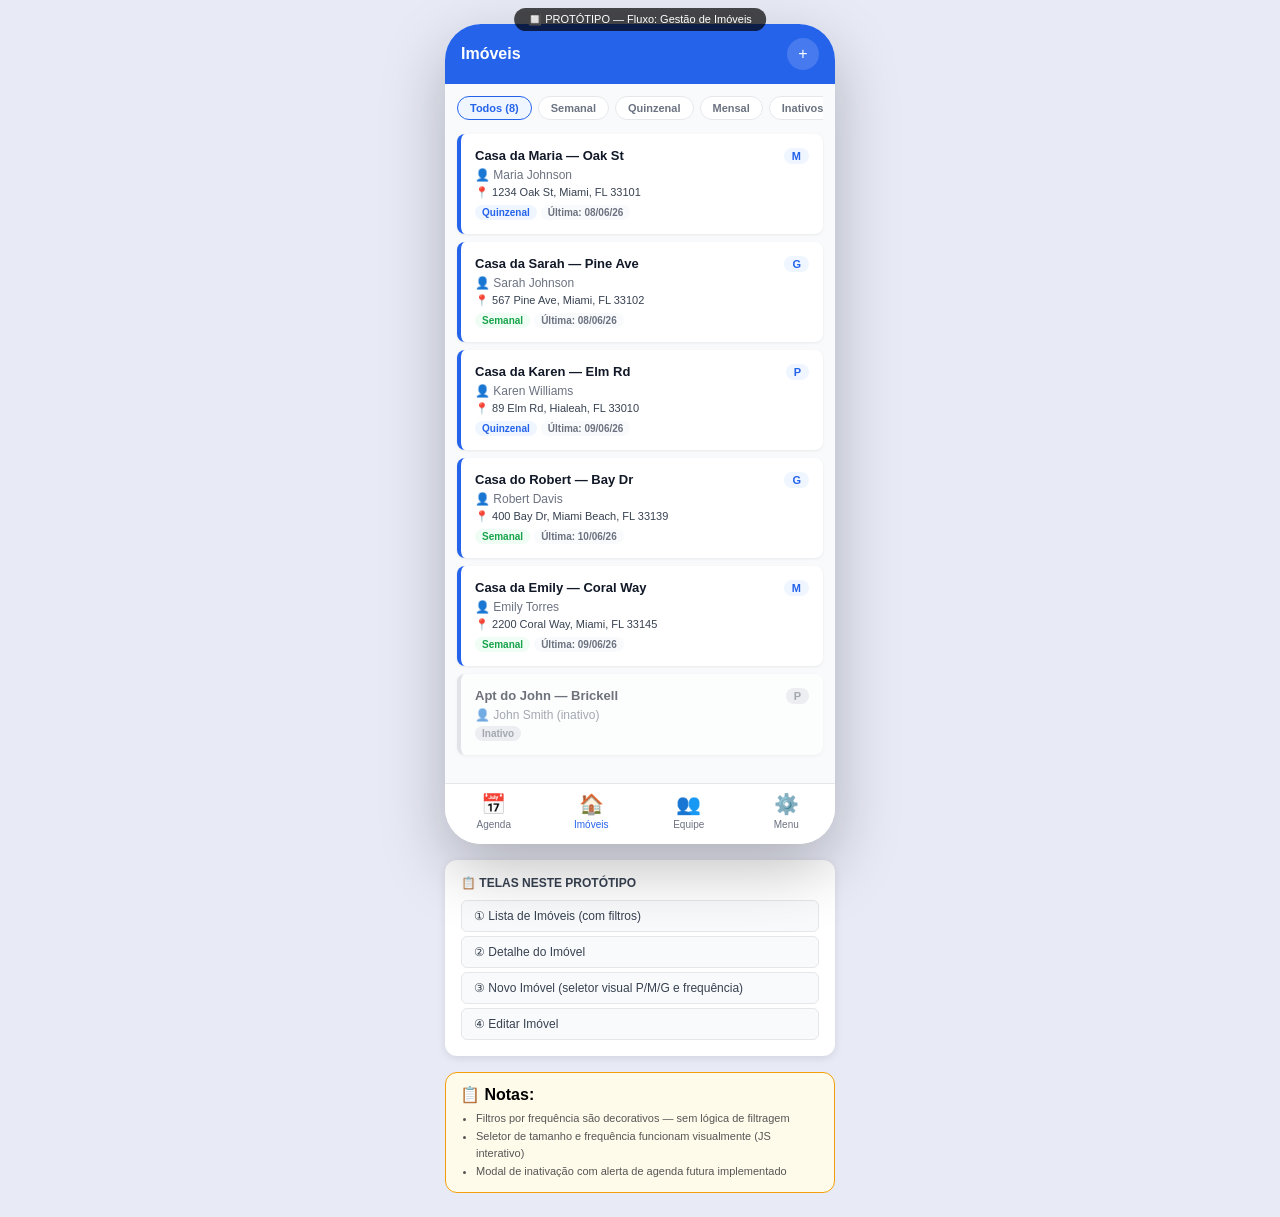
<file: prototypes/clientes-imoveis/gestao-imoveis/flow.html>
<!DOCTYPE html>
<html lang="pt-BR">
<head>
<meta charset="UTF-8">
<meta name="viewport" content="width=device-width, initial-scale=1.0">
<title>Protótipo: Gestão de Imóveis — Clientes e Imóveis</title>

<style>
*{box-sizing:border-box;margin:0;padding:0}
body{font-family:'Inter',-apple-system,sans-serif;background:#E8EAF6;min-height:100vh;display:flex;flex-direction:column;align-items:center;padding:24px 12px;gap:16px}
:root{--primary:#2563EB;--primary-light:#EFF6FF;--success:#16A34A;--success-light:#F0FDF4;--warning:#D97706;--warning-light:#FFFBEB;--danger:#DC2626;--danger-light:#FEF2F2;--n900:#111827;--n700:#374151;--n500:#6B7280;--n300:#D1D5DB;--n200:#E5E7EB;--n100:#F9FAFB;--radius:12px;--radius-sm:8px}
.phone{width:390px;height:820px;background:white;border-radius:36px;box-shadow:0 24px 64px rgba(0,0,0,.25);overflow:hidden;position:relative;display:flex;flex-direction:column}
.screen{display:none;flex-direction:column;height:100%;overflow:hidden}.screen.active{display:flex}
.hdr{background:var(--primary);color:white;padding:14px 16px;display:flex;align-items:center;gap:10px;flex-shrink:0;min-height:56px}
.hdr-title{font-size:16px;font-weight:600;flex:1}
.icon-btn{background:rgba(255,255,255,.15);border:none;color:white;width:32px;height:32px;border-radius:50%;cursor:pointer;font-size:16px;display:flex;align-items:center;justify-content:center}
.content{flex:1;overflow-y:auto;background:#F9FAFB;padding:12px}
.bnav{background:white;border-top:1px solid var(--n200);display:flex;flex-shrink:0;padding-bottom:4px}
.bnav-item{flex:1;display:flex;flex-direction:column;align-items:center;padding:8px 4px 10px;cursor:pointer;border:none;background:none;font-size:10px;font-weight:500;color:var(--n500);gap:3px}
.bnav-item.active{color:var(--primary)}.bnav-icon{font-size:20px}
/* Filters */
.filter-row{display:flex;gap:6px;margin-bottom:12px;overflow-x:auto;padding-bottom:2px}
.filter-chip{white-space:nowrap;border:1.5px solid var(--n200);border-radius:99px;padding:5px 12px;font-size:11px;font-weight:600;color:var(--n500);cursor:pointer;background:white}
.filter-chip.active{border-color:var(--primary);background:var(--primary-light);color:var(--primary)}
/* Imovel card */
.imovel-card{background:white;border-radius:var(--radius-sm);padding:14px;margin-bottom:8px;box-shadow:0 1px 3px rgba(0,0,0,.07);border-left:4px solid var(--primary);cursor:pointer}
.imovel-card.inactive{border-left-color:var(--n300);opacity:.6}
.imovel-card-top{display:flex;justify-content:space-between;align-items:flex-start;margin-bottom:4px}
.imovel-name{font-size:13px;font-weight:700;color:var(--n900)}
.size-badge{font-size:11px;font-weight:700;padding:2px 8px;border-radius:99px;background:var(--primary-light);color:var(--primary)}
.imovel-client{font-size:12px;color:var(--n500);margin-bottom:4px}
.imovel-addr{font-size:11px;color:var(--n700);margin-bottom:6px}
.imovel-tags{display:flex;gap:4px;flex-wrap:wrap}
.tag{display:inline-flex;padding:2px 7px;border-radius:99px;font-size:10px;font-weight:600}
.tag-semanal{background:#F0FDF4;color:#16A34A}
.tag-quinzenal{background:#EFF6FF;color:#2563EB}
.tag-mensal{background:#FFF7ED;color:#EA580C}
.tag-last{background:var(--n100);color:var(--n500)}
/* Form */
.form-section{background:white;border-radius:var(--radius);padding:14px;margin-bottom:12px;box-shadow:0 1px 3px rgba(0,0,0,.07)}
.form-group{margin-bottom:14px}
.form-label{font-size:12px;font-weight:600;color:var(--n700);margin-bottom:5px;display:block}
.required{color:var(--danger)}
.form-input,.form-select{width:100%;border:1.5px solid var(--n300);border-radius:var(--radius-sm);padding:9px 12px;font-size:13px;font-family:inherit;color:var(--n900);outline:none;background:white}
.form-input:focus,.form-select:focus{border-color:var(--primary)}
.form-hint{font-size:11px;color:var(--n500);margin-top:4px}
.size-selector{display:grid;grid-template-columns:1fr 1fr 1fr;gap:8px}
.size-opt{border:1.5px solid var(--n200);border-radius:var(--radius-sm);padding:10px 6px;text-align:center;cursor:pointer;font-size:12px;font-weight:600;color:var(--n500)}
.size-opt.selected{border-color:var(--primary);background:var(--primary-light);color:var(--primary)}
.freq-selector{display:flex;flex-direction:column;gap:6px}
.freq-opt{border:1.5px solid var(--n200);border-radius:var(--radius-sm);padding:10px 12px;cursor:pointer;display:flex;justify-content:space-between;align-items:center}
.freq-opt.selected{border-color:var(--primary);background:var(--primary-light)}
.freq-name{font-size:13px;font-weight:600;color:var(--n900)}
.freq-desc{font-size:11px;color:var(--n500)}
.freq-check{color:var(--primary);font-size:16px;display:none}
.freq-opt.selected .freq-check{display:block}
/* Buttons */
.btn{border:none;border-radius:var(--radius-sm);padding:10px 18px;font-size:13px;font-weight:600;cursor:pointer;display:inline-flex;align-items:center;justify-content:center;gap:6px}
.btn-primary{background:var(--primary);color:white}.btn-ghost{background:var(--n100);color:var(--n700);border:1px solid var(--n200)}.btn-full{width:100%}
.confirm-bar{background:white;border-top:1px solid var(--n200);padding:10px 12px;display:flex;gap:8px;flex-shrink:0}
/* Detail */
.detail-hero{background:var(--primary);padding:18px 16px 24px;color:white;flex-shrink:0}
.detail-name{font-size:17px;font-weight:700;margin-bottom:4px}
.detail-meta{font-size:12px;opacity:.8}
.detail-section{background:white;border-radius:var(--radius);padding:14px;margin-bottom:10px;box-shadow:0 1px 3px rgba(0,0,0,.07)}
.detail-row{display:flex;justify-content:space-between;padding:6px 0;border-bottom:1px solid var(--n100)}
.detail-row:last-child{border-bottom:none}
.detail-label{font-size:12px;color:var(--n500)}
.detail-value{font-size:12px;color:var(--n900);font-weight:500}
/* Modal */
.modal-overlay{position:absolute;inset:0;background:rgba(0,0,0,.5);display:flex;align-items:flex-end;z-index:100}
.modal-sheet{background:white;border-radius:20px 20px 0 0;padding:20px 16px 28px;width:100%}
.modal-title{font-size:16px;font-weight:700;color:var(--n900);margin-bottom:6px}
.modal-desc{font-size:13px;color:var(--n500);margin-bottom:20px;line-height:1.5}
.modal-warn{background:var(--warning-light);border-radius:var(--radius-sm);padding:10px;font-size:12px;color:var(--warning);margin-bottom:12px}
.modal-actions{display:flex;flex-direction:column;gap:8px}
.proto-badge{position:fixed;top:8px;left:50%;transform:translateX(-50%);background:rgba(0,0,0,.7);color:white;padding:5px 14px;border-radius:99px;font-size:11px;z-index:999;pointer-events:none}
.flow-nav-btn{background:var(--n100);border:1px solid var(--n200);border-radius:6px;padding:8px 12px;text-align:left;cursor:pointer;color:var(--n700);font-size:12px;font-family:inherit}
.flow-nav-btn:hover{background:var(--primary-light);color:var(--primary);border-color:var(--primary)}
.proto-notes{background:#FFFBEB;border:1px solid #F59E0B;padding:12px 14px;border-radius:12px}
</style>
</head>
<body>
<div class="proto-badge">🔲 PROTÓTIPO — Fluxo: Gestão de Imóveis</div>

<div class="phone">

  <!-- TELA 1: Lista de Imóveis -->
  <div id="s-list" class="screen active">
    <div class="hdr">
      <span class="hdr-title">Imóveis</span>
      <button class="icon-btn" onclick="show('s-new')" title="Novo imóvel">+</button>
    </div>
    <div class="content">
      <div class="filter-row">
        <span class="filter-chip active">Todos (8)</span>
        <span class="filter-chip">Semanal</span>
        <span class="filter-chip">Quinzenal</span>
        <span class="filter-chip">Mensal</span>
        <span class="filter-chip">Inativos</span>
      </div>

      <div class="imovel-card" onclick="show('s-detail')">
        <div class="imovel-card-top"><span class="imovel-name">Casa da Maria — Oak St</span><span class="size-badge">M</span></div>
        <div class="imovel-client">👤 Maria Johnson</div>
        <div class="imovel-addr">📍 1234 Oak St, Miami, FL 33101</div>
        <div class="imovel-tags"><span class="tag tag-quinzenal">Quinzenal</span><span class="tag tag-last">Última: 08/06/26</span></div>
      </div>

      <div class="imovel-card" onclick="show('s-detail')">
        <div class="imovel-card-top"><span class="imovel-name">Casa da Sarah — Pine Ave</span><span class="size-badge">G</span></div>
        <div class="imovel-client">👤 Sarah Johnson</div>
        <div class="imovel-addr">📍 567 Pine Ave, Miami, FL 33102</div>
        <div class="imovel-tags"><span class="tag tag-semanal">Semanal</span><span class="tag tag-last">Última: 08/06/26</span></div>
      </div>

      <div class="imovel-card" onclick="show('s-detail')">
        <div class="imovel-card-top"><span class="imovel-name">Casa da Karen — Elm Rd</span><span class="size-badge">P</span></div>
        <div class="imovel-client">👤 Karen Williams</div>
        <div class="imovel-addr">📍 89 Elm Rd, Hialeah, FL 33010</div>
        <div class="imovel-tags"><span class="tag tag-quinzenal">Quinzenal</span><span class="tag tag-last">Última: 09/06/26</span></div>
      </div>

      <div class="imovel-card" onclick="show('s-detail')">
        <div class="imovel-card-top"><span class="imovel-name">Casa do Robert — Bay Dr</span><span class="size-badge">G</span></div>
        <div class="imovel-client">👤 Robert Davis</div>
        <div class="imovel-addr">📍 400 Bay Dr, Miami Beach, FL 33139</div>
        <div class="imovel-tags"><span class="tag tag-semanal">Semanal</span><span class="tag tag-last">Última: 10/06/26</span></div>
      </div>

      <div class="imovel-card" onclick="show('s-detail')">
        <div class="imovel-card-top"><span class="imovel-name">Casa da Emily — Coral Way</span><span class="size-badge">M</span></div>
        <div class="imovel-client">👤 Emily Torres</div>
        <div class="imovel-addr">📍 2200 Coral Way, Miami, FL 33145</div>
        <div class="imovel-tags"><span class="tag tag-semanal">Semanal</span><span class="tag tag-last">Última: 09/06/26</span></div>
      </div>

      <div class="imovel-card inactive">
        <div class="imovel-card-top"><span class="imovel-name">Apt do John — Brickell</span><span class="size-badge" style="background:var(--n200);color:var(--n500)">P</span></div>
        <div class="imovel-client">👤 John Smith (inativo)</div>
        <div class="imovel-tags"><span class="tag" style="background:var(--n200);color:var(--n500)">Inativo</span></div>
      </div>
    </div>
    <div class="bnav">
      <button class="bnav-item"><span class="bnav-icon">📅</span>Agenda</button>
      <button class="bnav-item active"><span class="bnav-icon">🏠</span>Imóveis</button>
      <button class="bnav-item"><span class="bnav-icon">👥</span>Equipe</button>
      <button class="bnav-item"><span class="bnav-icon">⚙️</span>Menu</button>
    </div>
  </div>

  <!-- TELA 2: Detalhe do Imóvel -->
  <div id="s-detail" class="screen">
    <div class="hdr">
      <button class="icon-btn" onclick="show('s-list')">←</button>
      <span class="hdr-title">Detalhe do Imóvel</span>
      <button class="icon-btn" onclick="show('s-edit')" title="Editar">✏️</button>
    </div>
    <div style="flex:1;overflow-y:auto">
      <div class="detail-hero">
        <div class="detail-name">🏡 Casa da Maria — Oak St</div>
        <div class="detail-meta">Maria Johnson · Ativo · Quinzenal</div>
      </div>
      <div style="padding:12px">
        <div class="detail-section">
          <div style="font-size:11px;font-weight:700;color:var(--n500);text-transform:uppercase;letter-spacing:.05em;margin-bottom:10px">Informações</div>
          <div class="detail-row"><span class="detail-label">Tamanho</span><span class="detail-value">M (Médio)</span></div>
          <div class="detail-row"><span class="detail-label">Frequência</span><span class="detail-value">Quinzenal</span></div>
          <div class="detail-row"><span class="detail-label">Última limpeza</span><span class="detail-value">08/06/2026</span></div>
          <div class="detail-row"><span class="detail-label">Status</span><span class="detail-value" style="color:var(--success)">✅ Ativo</span></div>
        </div>
        <div class="detail-section">
          <div style="font-size:11px;font-weight:700;color:var(--n500);text-transform:uppercase;letter-spacing:.05em;margin-bottom:10px">Endereço</div>
          <div style="font-size:13px;color:var(--n900);line-height:1.5">1234 Oak St<br>Miami, FL 33101</div>
          <div style="margin-top:8px"><button class="btn btn-ghost" style="font-size:11px;padding:6px 12px">📍 Ver no Maps</button></div>
        </div>
        <div class="detail-section">
          <div style="font-size:11px;font-weight:700;color:var(--n500);text-transform:uppercase;letter-spacing:.05em;margin-bottom:8px">Observações</div>
          <div style="font-size:12px;color:var(--n700);line-height:1.5;background:var(--n100);border-radius:8px;padding:10px">🔑 Chave com a vizinha, Apt 2B. Cachorro no quintal — não abrir o portão. Produto específico para mármore na cozinha.</div>
        </div>
        <button class="btn btn-full" style="background:var(--danger-light);color:var(--danger);border:1px solid var(--danger)" onclick="showModal('modal-inactivate')">🚫 Inativar Imóvel</button>
      </div>
    </div>
    <!-- Modal inativar -->
    <div id="modal-inactivate" class="modal-overlay" style="display:none" onclick="hideModal('modal-inactivate')">
      <div class="modal-sheet" onclick="event.stopPropagation()">
        <div class="modal-title">Inativar este imóvel?</div>
        <div class="modal-warn">⚠️ Este imóvel está agendado para a próxima semana (15/06). Recomendamos remover o agendamento após inativar.</div>
        <div class="modal-desc">O imóvel não aparecerá mais nas próximas gerações de agenda. O histórico será preservado.</div>
        <div class="modal-actions">
          <button class="btn btn-full" style="background:var(--danger);color:white" onclick="hideModal('modal-inactivate');show('s-list')">Sim, inativar</button>
          <button class="btn btn-ghost btn-full" onclick="hideModal('modal-inactivate')">Cancelar</button>
        </div>
      </div>
    </div>
  </div>

  <!-- TELA 3: Novo Imóvel -->
  <div id="s-new" class="screen">
    <div class="hdr">
      <button class="icon-btn" onclick="show('s-list')">←</button>
      <span class="hdr-title">Novo Imóvel</span>
    </div>
    <div class="content">
      <div class="form-section">
        <div class="form-group">
          <label class="form-label">Cliente <span class="required">*</span></label>
          <select class="form-select">
            <option value="">Selecione o cliente...</option>
            <option>Maria Johnson</option>
            <option>Sarah Johnson</option>
            <option>Karen Williams</option>
            <option>Emily Torres</option>
            <option>Robert Davis</option>
          </select>
        </div>
        <div class="form-group">
          <label class="form-label">Apelido <span class="required">*</span></label>
          <input class="form-input" placeholder="Ex: Casa da Maria — Oak St">
          <div class="form-hint">Como você identifica este imóvel rapidamente</div>
        </div>
        <div class="form-group">
          <label class="form-label">Endereço completo <span class="required">*</span></label>
          <textarea class="form-input" rows="2" placeholder="Rua, número, cidade, estado, ZIP"></textarea>
        </div>
        <div class="form-group">
          <label class="form-label">Tamanho <span class="required">*</span></label>
          <div class="size-selector">
            <div class="size-opt" onclick="selectSize(this,'P')"><div style="font-size:20px">🏠</div><div>P</div><div style="font-size:10px;color:var(--n500)">Pequeno</div></div>
            <div class="size-opt selected" onclick="selectSize(this,'M')"><div style="font-size:20px">🏡</div><div>M</div><div style="font-size:10px;color:var(--n500)">Médio</div></div>
            <div class="size-opt" onclick="selectSize(this,'G')"><div style="font-size:20px">🏘️</div><div>G</div><div style="font-size:10px;color:var(--n500)">Grande</div></div>
          </div>
        </div>
        <div class="form-group" style="margin-bottom:0">
          <label class="form-label">Frequência <span class="required">*</span></label>
          <div class="freq-selector">
            <div class="freq-opt" onclick="selectFreq(this)">
              <div><div class="freq-name">Semanal</div><div class="freq-desc">Toda semana</div></div>
              <span class="freq-check">✓</span>
            </div>
            <div class="freq-opt selected" onclick="selectFreq(this)">
              <div><div class="freq-name">Quinzenal</div><div class="freq-desc">A cada 2 semanas</div></div>
              <span class="freq-check">✓</span>
            </div>
            <div class="freq-opt" onclick="selectFreq(this)">
              <div><div class="freq-name">Mensal</div><div class="freq-desc">Uma vez por mês</div></div>
              <span class="freq-check">✓</span>
            </div>
          </div>
        </div>
      </div>
      <div class="form-section">
        <div class="form-group" style="margin-bottom:0">
          <label class="form-label">Observações</label>
          <textarea class="form-input" rows="3" placeholder="Acesso, chaves, animais, produtos especiais..."></textarea>
        </div>
      </div>
    </div>
    <div class="confirm-bar">
      <button class="btn btn-ghost" onclick="show('s-list')" style="flex:1">Cancelar</button>
      <button class="btn btn-primary" onclick="show('s-list')" style="flex:2">Salvar Imóvel</button>
    </div>
  </div>

  <!-- TELA 4: Editar Imóvel -->
  <div id="s-edit" class="screen">
    <div class="hdr">
      <button class="icon-btn" onclick="show('s-detail')">←</button>
      <span class="hdr-title">Editar Imóvel</span>
    </div>
    <div class="content">
      <div class="form-section">
        <div class="form-group">
          <label class="form-label">Cliente</label>
          <input class="form-input" value="Maria Johnson" disabled style="opacity:.6;cursor:not-allowed">
          <div class="form-hint">Para alterar o cliente, inative este imóvel e cadastre um novo.</div>
        </div>
        <div class="form-group">
          <label class="form-label">Apelido <span class="required">*</span></label>
          <input class="form-input" value="Casa da Maria — Oak St">
        </div>
        <div class="form-group">
          <label class="form-label">Endereço completo <span class="required">*</span></label>
          <textarea class="form-input" rows="2">1234 Oak St, Miami, FL 33101</textarea>
        </div>
        <div class="form-group">
          <label class="form-label">Tamanho <span class="required">*</span></label>
          <div class="size-selector">
            <div class="size-opt" onclick="selectSize(this,'P')"><div style="font-size:20px">🏠</div><div>P</div></div>
            <div class="size-opt selected" onclick="selectSize(this,'M')"><div style="font-size:20px">🏡</div><div>M</div></div>
            <div class="size-opt" onclick="selectSize(this,'G')"><div style="font-size:20px">🏘️</div><div>G</div></div>
          </div>
        </div>
        <div class="form-group" style="margin-bottom:0">
          <label class="form-label">Frequência <span class="required">*</span></label>
          <div class="freq-selector">
            <div class="freq-opt" onclick="selectFreq(this)"><div><div class="freq-name">Semanal</div><div class="freq-desc">Toda semana</div></div><span class="freq-check">✓</span></div>
            <div class="freq-opt selected" onclick="selectFreq(this)"><div><div class="freq-name">Quinzenal</div><div class="freq-desc">A cada 2 semanas</div></div><span class="freq-check">✓</span></div>
            <div class="freq-opt" onclick="selectFreq(this)"><div><div class="freq-name">Mensal</div><div class="freq-desc">Uma vez por mês</div></div><span class="freq-check">✓</span></div>
          </div>
        </div>
      </div>
      <div class="form-section">
        <div class="form-group" style="margin-bottom:0">
          <label class="form-label">Observações</label>
          <textarea class="form-input" rows="3">🔑 Chave com a vizinha, Apt 2B. Cachorro no quintal.</textarea>
        </div>
      </div>
    </div>
    <div class="confirm-bar">
      <button class="btn btn-ghost" onclick="show('s-detail')" style="flex:1">Cancelar</button>
      <button class="btn btn-primary" onclick="show('s-detail')" style="flex:2">Salvar Alterações</button>
    </div>
  </div>

</div><!-- /phone -->

<div style="background:white;border-radius:12px;padding:16px;width:390px;box-shadow:0 2px 8px rgba(0,0,0,.1)">
  <div style="font-size:12px;font-weight:700;color:#374151;margin-bottom:10px">📋 TELAS NESTE PROTÓTIPO</div>
  <div style="display:flex;flex-direction:column;gap:4px">
    <button onclick="show('s-list')" class="flow-nav-btn">① Lista de Imóveis (com filtros)</button>
    <button onclick="show('s-detail')" class="flow-nav-btn">② Detalhe do Imóvel</button>
    <button onclick="show('s-new')" class="flow-nav-btn">③ Novo Imóvel (seletor visual P/M/G e frequência)</button>
    <button onclick="show('s-edit')" class="flow-nav-btn">④ Editar Imóvel</button>
  </div>
</div>

<div class="proto-notes" style="width:390px">
  <strong>📋 Notas:</strong>
  <ul style="margin-top:6px;padding-left:16px;font-size:11px;color:#555;line-height:1.6">
    <li>Filtros por frequência são decorativos — sem lógica de filtragem</li>
    <li>Seletor de tamanho e frequência funcionam visualmente (JS interativo)</li>
    <li>Modal de inativação com alerta de agenda futura implementado</li>
  </ul>
</div>

<script>
function show(id){document.querySelectorAll('.screen').forEach(s=>s.classList.remove('active'));document.getElementById(id).classList.add('active')}
function showModal(id){document.getElementById(id).style.display='flex'}
function hideModal(id){document.getElementById(id).style.display='none'}
function selectSize(el,v){el.closest('.size-selector').querySelectorAll('.size-opt').forEach(o=>o.classList.remove('selected'));el.classList.add('selected')}
function selectFreq(el){el.closest('.freq-selector').querySelectorAll('.freq-opt').forEach(o=>o.classList.remove('selected'));el.classList.add('selected')}
</script>
</body>
</html>
</file>
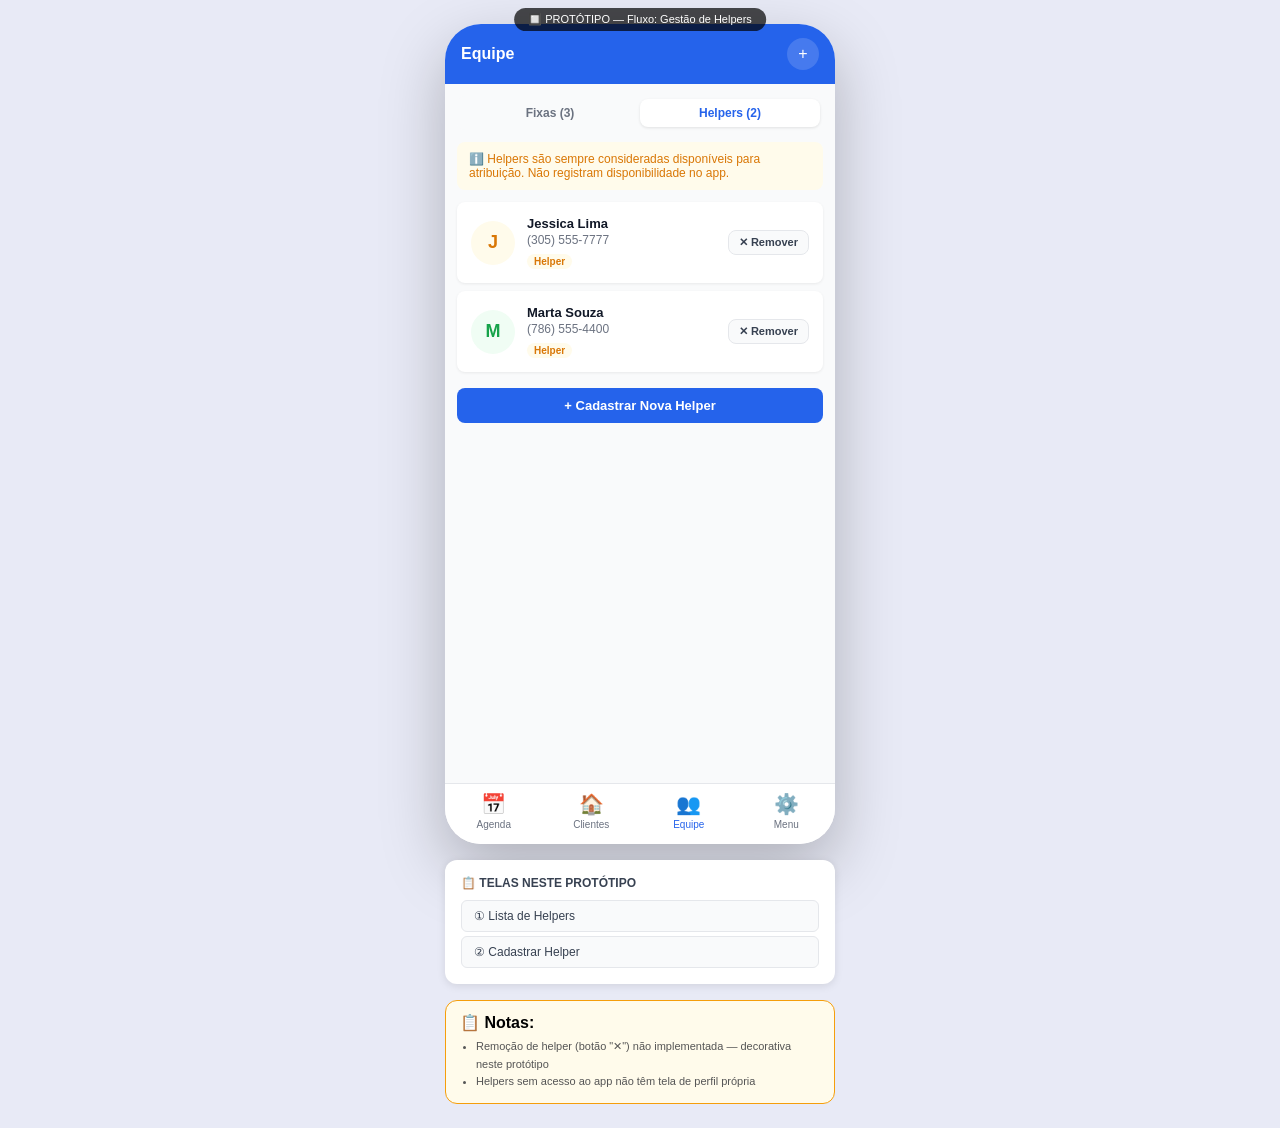
<file: prototypes/equipe/gestao-helpers/flow.html>
<!DOCTYPE html>
<html lang="pt-BR">
<head>
<meta charset="UTF-8">
<meta name="viewport" content="width=device-width, initial-scale=1.0">
<title>Protótipo: Gestão de Helpers — Equipe</title>

<style>
*{box-sizing:border-box;margin:0;padding:0}
body{font-family:'Inter',-apple-system,sans-serif;background:#E8EAF6;min-height:100vh;display:flex;flex-direction:column;align-items:center;padding:24px 12px;gap:16px}
:root{--primary:#2563EB;--primary-light:#EFF6FF;--success:#16A34A;--success-light:#F0FDF4;--warning:#D97706;--warning-light:#FFFBEB;--danger:#DC2626;--danger-light:#FEF2F2;--n900:#111827;--n700:#374151;--n500:#6B7280;--n300:#D1D5DB;--n200:#E5E7EB;--n100:#F9FAFB;--radius:12px;--radius-sm:8px}
.phone{width:390px;height:820px;background:white;border-radius:36px;box-shadow:0 24px 64px rgba(0,0,0,.25);overflow:hidden;display:flex;flex-direction:column}
.screen{display:none;flex-direction:column;height:100%;overflow:hidden}.screen.active{display:flex}
.hdr{background:var(--primary);color:white;padding:14px 16px;display:flex;align-items:center;gap:10px;flex-shrink:0;min-height:56px}
.hdr-title{font-size:16px;font-weight:600;flex:1}
.icon-btn{background:rgba(255,255,255,.15);border:none;color:white;width:32px;height:32px;border-radius:50%;cursor:pointer;font-size:16px;display:flex;align-items:center;justify-content:center}
.content{flex:1;overflow-y:auto;background:#F9FAFB;padding:12px}
.bnav{background:white;border-top:1px solid var(--n200);display:flex;flex-shrink:0;padding-bottom:4px}
.bnav-item{flex:1;display:flex;flex-direction:column;align-items:center;padding:8px 4px 10px;cursor:pointer;border:none;background:none;font-size:10px;font-weight:500;color:var(--n500);gap:3px}
.bnav-item.active{color:var(--primary)}.bnav-icon{font-size:20px}
.tabs{display:flex;background:var(--n100);border-radius:var(--radius-sm);padding:3px;margin-bottom:12px}
.tab{flex:1;text-align:center;padding:7px;border-radius:8px;font-size:12px;font-weight:600;color:var(--n500);cursor:pointer}
.tab.active{background:white;color:var(--primary);box-shadow:0 1px 3px rgba(0,0,0,.1)}
.helper-card{background:white;border-radius:var(--radius-sm);padding:14px;margin-bottom:8px;box-shadow:0 1px 3px rgba(0,0,0,.07);display:flex;gap:12px;align-items:center}
.helper-avatar{width:44px;height:44px;border-radius:50%;background:var(--warning-light);color:var(--warning);display:flex;align-items:center;justify-content:center;font-size:18px;font-weight:700;flex-shrink:0}
.helper-info{flex:1}
.helper-name{font-size:13px;font-weight:600;color:var(--n900);margin-bottom:2px}
.helper-phone{font-size:12px;color:var(--n500);margin-bottom:4px}
.tag{display:inline-flex;padding:2px 7px;border-radius:99px;font-size:10px;font-weight:600}
.tag-helper{background:var(--warning-light);color:var(--warning)}
.form-section{background:white;border-radius:var(--radius);padding:14px;margin-bottom:12px;box-shadow:0 1px 3px rgba(0,0,0,.07)}
.form-group{margin-bottom:14px}
.form-label{font-size:12px;font-weight:600;color:var(--n700);margin-bottom:5px;display:block}
.required{color:var(--danger)}
.form-input{width:100%;border:1.5px solid var(--n300);border-radius:var(--radius-sm);padding:9px 12px;font-size:13px;font-family:inherit;color:var(--n900);outline:none}
.form-input:focus{border-color:var(--primary)}
.btn{border:none;border-radius:var(--radius-sm);padding:10px 18px;font-size:13px;font-weight:600;cursor:pointer;display:inline-flex;align-items:center;justify-content:center;gap:6px}
.btn-primary{background:var(--primary);color:white}.btn-ghost{background:var(--n100);color:var(--n700);border:1px solid var(--n200)}.btn-full{width:100%}
.confirm-bar{background:white;border-top:1px solid var(--n200);padding:10px 12px;display:flex;gap:8px;flex-shrink:0}
.info-box{background:var(--warning-light);border-radius:var(--radius-sm);padding:10px 12px;font-size:12px;color:var(--warning);margin-bottom:12px}
.proto-badge{position:fixed;top:8px;left:50%;transform:translateX(-50%);background:rgba(0,0,0,.7);color:white;padding:5px 14px;border-radius:99px;font-size:11px;z-index:999;pointer-events:none}
.flow-nav-btn{background:var(--n100);border:1px solid var(--n200);border-radius:6px;padding:8px 12px;text-align:left;cursor:pointer;color:var(--n700);font-size:12px;font-family:inherit}
.flow-nav-btn:hover{background:var(--primary-light);color:var(--primary);border-color:var(--primary)}
.proto-notes{background:#FFFBEB;border:1px solid #F59E0B;padding:12px 14px;border-radius:12px}
</style>
</head>
<body>
<div class="proto-badge">🔲 PROTÓTIPO — Fluxo: Gestão de Helpers</div>

<div class="phone">

  <!-- TELA 1: Lista de Helpers -->
  <div id="s-list" class="screen active">
    <div class="hdr">
      <span class="hdr-title">Equipe</span>
      <button class="icon-btn" onclick="show('s-new')" title="Nova helper">+</button>
    </div>
    <div class="content">
      <div class="tabs">
        <div class="tab">Fixas (3)</div>
        <div class="tab active">Helpers (2)</div>
      </div>
      <div class="info-box">ℹ️ Helpers são sempre consideradas disponíveis para atribuição. Não registram disponibilidade no app.</div>

      <div class="helper-card">
        <div class="helper-avatar">J</div>
        <div class="helper-info">
          <div class="helper-name">Jessica Lima</div>
          <div class="helper-phone">(305) 555-7777</div>
          <div><span class="tag tag-helper">Helper</span></div>
        </div>
        <button class="btn btn-ghost" style="font-size:11px;padding:5px 10px">✕ Remover</button>
      </div>

      <div class="helper-card">
        <div class="helper-avatar" style="background:#F0FDF4;color:#16A34A">M</div>
        <div class="helper-info">
          <div class="helper-name">Marta Souza</div>
          <div class="helper-phone">(786) 555-4400</div>
          <div><span class="tag tag-helper">Helper</span></div>
        </div>
        <button class="btn btn-ghost" style="font-size:11px;padding:5px 10px">✕ Remover</button>
      </div>

      <div style="margin-top:16px">
        <button class="btn btn-primary btn-full" onclick="show('s-new')">+ Cadastrar Nova Helper</button>
      </div>
    </div>
    <div class="bnav">
      <button class="bnav-item"><span class="bnav-icon">📅</span>Agenda</button>
      <button class="bnav-item"><span class="bnav-icon">🏠</span>Clientes</button>
      <button class="bnav-item active"><span class="bnav-icon">👥</span>Equipe</button>
      <button class="bnav-item"><span class="bnav-icon">⚙️</span>Menu</button>
    </div>
  </div>

  <!-- TELA 2: Cadastrar Helper -->
  <div id="s-new" class="screen">
    <div class="hdr">
      <button class="icon-btn" onclick="show('s-list')">←</button>
      <span class="hdr-title">Nova Helper</span>
    </div>
    <div class="content">
      <div class="info-box">ℹ️ Helpers não têm acesso ao app e não precisam de senha.</div>
      <div class="form-section">
        <div class="form-group">
          <label class="form-label">Nome <span class="required">*</span></label>
          <input class="form-input" placeholder="Nome completo">
        </div>
        <div class="form-group" style="margin-bottom:0">
          <label class="form-label">Telefone <span class="required">*</span></label>
          <input class="form-input" placeholder="(XXX) XXX-XXXX">
        </div>
      </div>
      <div class="form-section">
        <div class="form-group" style="margin-bottom:0">
          <label class="form-label">Observações</label>
          <textarea class="form-input" rows="3" placeholder="Especialidades, horários, disponibilidade habitual..."></textarea>
        </div>
      </div>
    </div>
    <div class="confirm-bar">
      <button class="btn btn-ghost" onclick="show('s-list')" style="flex:1">Cancelar</button>
      <button class="btn btn-primary" onclick="show('s-list')" style="flex:2">Cadastrar Helper</button>
    </div>
  </div>

</div>

<div style="background:white;border-radius:12px;padding:16px;width:390px;box-shadow:0 2px 8px rgba(0,0,0,.1)">
  <div style="font-size:12px;font-weight:700;color:#374151;margin-bottom:10px">📋 TELAS NESTE PROTÓTIPO</div>
  <div style="display:flex;flex-direction:column;gap:4px">
    <button onclick="show('s-list')" class="flow-nav-btn">① Lista de Helpers</button>
    <button onclick="show('s-new')" class="flow-nav-btn">② Cadastrar Helper</button>
  </div>
</div>

<div class="proto-notes" style="width:390px">
  <strong>📋 Notas:</strong>
  <ul style="margin-top:6px;padding-left:16px;font-size:11px;color:#555;line-height:1.6">
    <li>Remoção de helper (botão "✕") não implementada — decorativa neste protótipo</li>
    <li>Helpers sem acesso ao app não têm tela de perfil própria</li>
  </ul>
</div>

<script>
function show(id){document.querySelectorAll('.screen').forEach(s=>s.classList.remove('active'));document.getElementById(id).classList.add('active')}
</script>
</body>
</html>
</file>
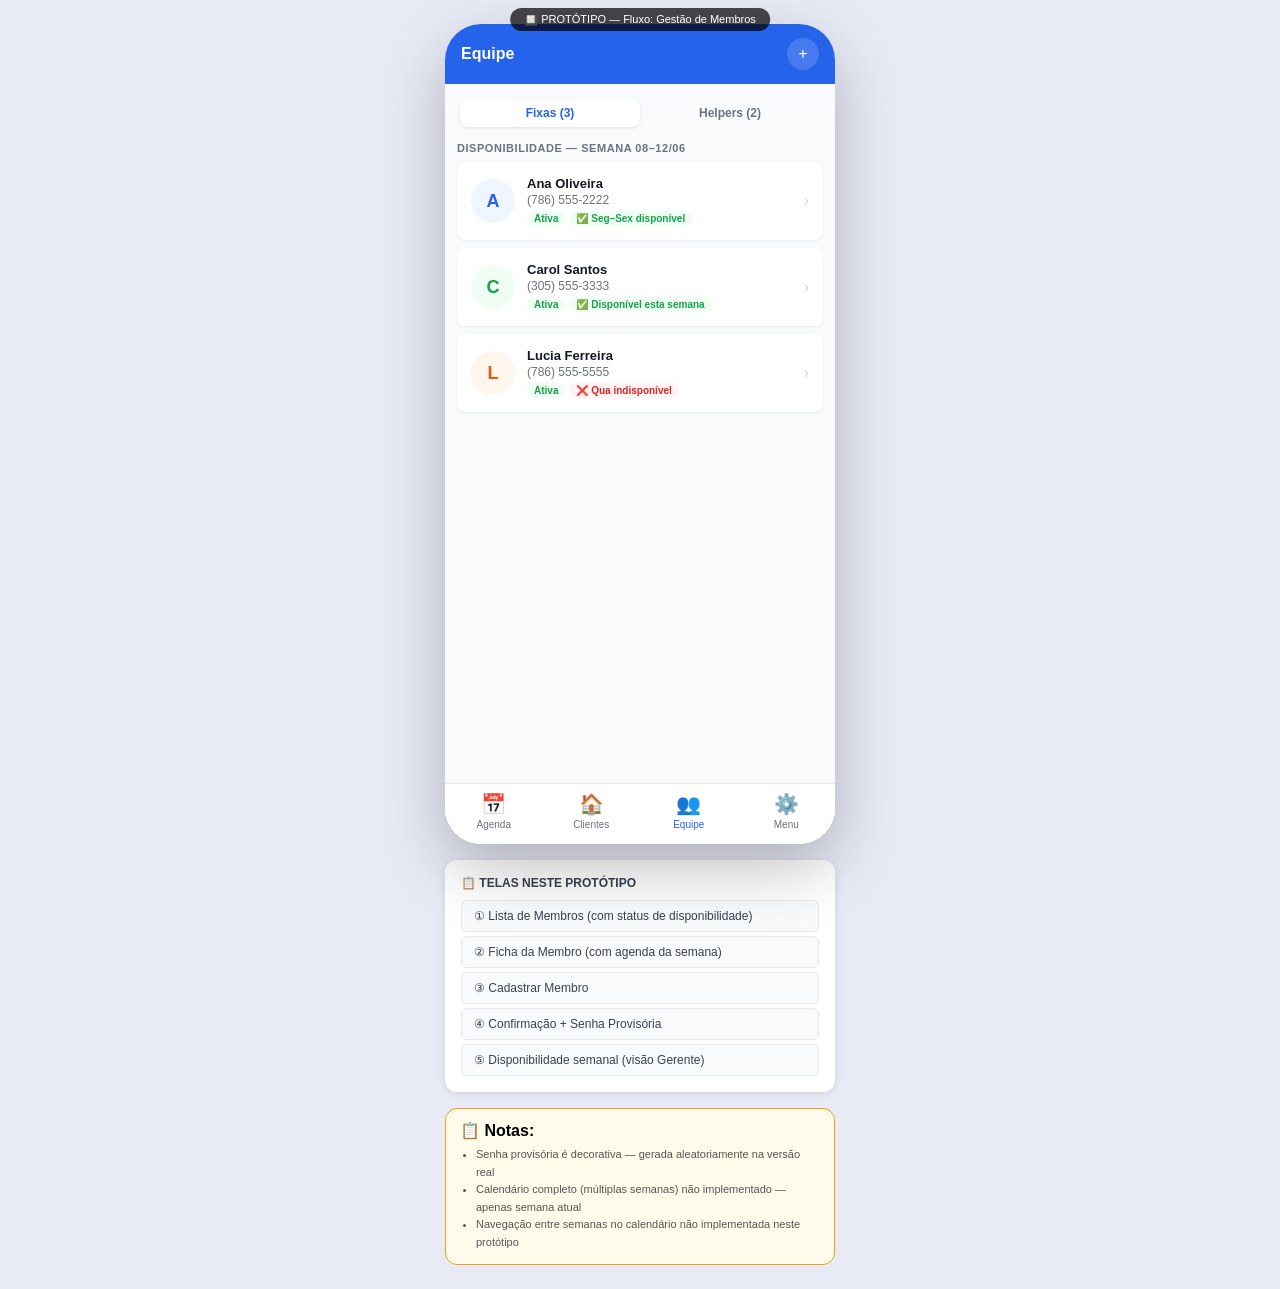
<file: prototypes/equipe/gestao-membros/flow.html>
<!DOCTYPE html>
<html lang="pt-BR">
<head>
<meta charset="UTF-8">
<meta name="viewport" content="width=device-width, initial-scale=1.0">
<title>Protótipo: Gestão de Membros — Equipe</title>

<style>
*{box-sizing:border-box;margin:0;padding:0}
body{font-family:'Inter',-apple-system,sans-serif;background:#E8EAF6;min-height:100vh;display:flex;flex-direction:column;align-items:center;padding:24px 12px;gap:16px}
:root{--primary:#2563EB;--primary-light:#EFF6FF;--success:#16A34A;--success-light:#F0FDF4;--warning:#D97706;--warning-light:#FFFBEB;--danger:#DC2626;--danger-light:#FEF2F2;--n900:#111827;--n700:#374151;--n500:#6B7280;--n300:#D1D5DB;--n200:#E5E7EB;--n100:#F9FAFB;--radius:12px;--radius-sm:8px}
.phone{width:390px;height:820px;background:white;border-radius:36px;box-shadow:0 24px 64px rgba(0,0,0,.25);overflow:hidden;position:relative;display:flex;flex-direction:column}
.screen{display:none;flex-direction:column;height:100%;overflow:hidden}.screen.active{display:flex}
.hdr{background:var(--primary);color:white;padding:14px 16px;display:flex;align-items:center;gap:10px;flex-shrink:0;min-height:56px}
.hdr-title{font-size:16px;font-weight:600;flex:1}
.icon-btn{background:rgba(255,255,255,.15);border:none;color:white;width:32px;height:32px;border-radius:50%;cursor:pointer;font-size:16px;display:flex;align-items:center;justify-content:center}
.content{flex:1;overflow-y:auto;background:#F9FAFB;padding:12px}
.bnav{background:white;border-top:1px solid var(--n200);display:flex;flex-shrink:0;padding-bottom:4px}
.bnav-item{flex:1;display:flex;flex-direction:column;align-items:center;padding:8px 4px 10px;cursor:pointer;border:none;background:none;font-size:10px;font-weight:500;color:var(--n500);gap:3px}
.bnav-item.active{color:var(--primary)}.bnav-icon{font-size:20px}
/* Member card */
.member-card{background:white;border-radius:var(--radius-sm);padding:14px;margin-bottom:8px;box-shadow:0 1px 3px rgba(0,0,0,.07);display:flex;gap:12px;align-items:center;cursor:pointer}
.member-avatar{width:44px;height:44px;border-radius:50%;display:flex;align-items:center;justify-content:center;font-size:18px;font-weight:700;flex-shrink:0}
.member-info{flex:1}
.member-name{font-size:13px;font-weight:600;color:var(--n900);margin-bottom:2px}
.member-phone{font-size:12px;color:var(--n500);margin-bottom:4px}
.member-tags{display:flex;gap:4px}
.tag{display:inline-flex;padding:2px 7px;border-radius:99px;font-size:10px;font-weight:600}
.tag-active{background:var(--success-light);color:var(--success)}
.tag-inactive{background:var(--n200);color:var(--n500)}
.tag-avail{background:var(--success-light);color:var(--success)}
.tag-unavail{background:var(--danger-light);color:var(--danger)}
.tag-helper{background:var(--warning-light);color:var(--warning)}
.avail-dot{width:10px;height:10px;border-radius:50%;flex-shrink:0}
.dot-avail{background:var(--success)}
.dot-unavail{background:var(--danger)}
.dot-unknown{background:var(--n300)}
/* Form */
.form-section{background:white;border-radius:var(--radius);padding:14px;margin-bottom:12px;box-shadow:0 1px 3px rgba(0,0,0,.07)}
.form-group{margin-bottom:14px}
.form-label{font-size:12px;font-weight:600;color:var(--n700);margin-bottom:5px;display:block}
.required{color:var(--danger)}
.form-input{width:100%;border:1.5px solid var(--n300);border-radius:var(--radius-sm);padding:9px 12px;font-size:13px;font-family:inherit;color:var(--n900);outline:none}
.form-input:focus{border-color:var(--primary)}
.form-hint{font-size:11px;color:var(--n500);margin-top:4px}
.btn{border:none;border-radius:var(--radius-sm);padding:10px 18px;font-size:13px;font-weight:600;cursor:pointer;display:inline-flex;align-items:center;justify-content:center;gap:6px}
.btn-primary{background:var(--primary);color:white}.btn-ghost{background:var(--n100);color:var(--n700);border:1px solid var(--n200)}.btn-full{width:100%}
.confirm-bar{background:white;border-top:1px solid var(--n200);padding:10px 12px;display:flex;gap:8px;flex-shrink:0}
/* Tabs */
.tabs{display:flex;background:var(--n100);border-radius:var(--radius-sm);padding:3px;margin-bottom:12px}
.tab{flex:1;text-align:center;padding:7px;border-radius:8px;font-size:12px;font-weight:600;color:var(--n500);cursor:pointer}
.tab.active{background:white;color:var(--primary);box-shadow:0 1px 3px rgba(0,0,0,.1)}
/* Availability calendar */
.week-strip{display:grid;grid-template-columns:repeat(5,1fr);gap:6px;margin-bottom:12px}
.day-cell{background:white;border-radius:var(--radius-sm);padding:8px 4px;text-align:center;box-shadow:0 1px 3px rgba(0,0,0,.07);cursor:pointer;border:2px solid transparent}
.day-cell.avail{border-color:var(--success);background:var(--success-light)}
.day-cell.unavail{border-color:var(--danger);background:var(--danger-light)}
.day-cell.today{border-color:var(--primary)}
.day-name{font-size:10px;font-weight:700;color:var(--n500);margin-bottom:2px}
.day-num{font-size:15px;font-weight:700;color:var(--n900)}
.day-status{font-size:10px;margin-top:2px}
/* Detail */
.detail-hero{background:var(--primary);padding:20px 16px 24px;color:white;text-align:center;flex-shrink:0}
.detail-avatar{width:56px;height:56px;border-radius:50%;background:rgba(255,255,255,.2);color:white;display:flex;align-items:center;justify-content:center;font-size:22px;font-weight:700;margin:0 auto 10px}
.detail-name{font-size:17px;font-weight:700;margin-bottom:4px}
.detail-section{background:white;border-radius:var(--radius);padding:14px;margin-bottom:10px;box-shadow:0 1px 3px rgba(0,0,0,.07)}
.detail-row{display:flex;justify-content:space-between;padding:6px 0;border-bottom:1px solid var(--n100)}
.detail-row:last-child{border-bottom:none}
.detail-label{font-size:12px;color:var(--n500)}
.detail-value{font-size:12px;color:var(--n900);font-weight:500}
/* Success panel */
.success-panel{background:var(--success-light);border:2px solid var(--success);border-radius:var(--radius);padding:16px;text-align:center}
/* Modal */
.modal-overlay{position:absolute;inset:0;background:rgba(0,0,0,.5);display:flex;align-items:flex-end;z-index:100}
.modal-sheet{background:white;border-radius:20px 20px 0 0;padding:20px 16px 28px;width:100%}
.modal-title{font-size:16px;font-weight:700;color:var(--n900);margin-bottom:6px}
.modal-desc{font-size:13px;color:var(--n500);margin-bottom:20px;line-height:1.5}
.modal-actions{display:flex;flex-direction:column;gap:8px}
.proto-badge{position:fixed;top:8px;left:50%;transform:translateX(-50%);background:rgba(0,0,0,.7);color:white;padding:5px 14px;border-radius:99px;font-size:11px;z-index:999;pointer-events:none}
.flow-nav-btn{background:var(--n100);border:1px solid var(--n200);border-radius:6px;padding:8px 12px;text-align:left;cursor:pointer;color:var(--n700);font-size:12px;font-family:inherit}
.flow-nav-btn:hover{background:var(--primary-light);color:var(--primary);border-color:var(--primary)}
.proto-notes{background:#FFFBEB;border:1px solid #F59E0B;padding:12px 14px;border-radius:12px}
</style>
</head>
<body>
<div class="proto-badge">🔲 PROTÓTIPO — Fluxo: Gestão de Membros</div>

<div class="phone">

  <!-- TELA 1: Lista de Membros -->
  <div id="s-list" class="screen active">
    <div class="hdr">
      <span class="hdr-title">Equipe</span>
      <button class="icon-btn" onclick="show('s-new')" title="Nova membro">+</button>
    </div>
    <div class="content">
      <div class="tabs">
        <div class="tab active">Fixas (3)</div>
        <div class="tab" onclick="show('s-helpers')">Helpers (2)</div>
      </div>

      <!-- Semana atual -->
      <div style="font-size:11px;font-weight:700;color:var(--n500);text-transform:uppercase;letter-spacing:.05em;margin-bottom:8px">Disponibilidade — Semana 08–12/06</div>

      <div class="member-card" onclick="show('s-detail')">
        <div class="member-avatar" style="background:var(--primary-light);color:var(--primary)">A</div>
        <div class="member-info">
          <div class="member-name">Ana Oliveira</div>
          <div class="member-phone">(786) 555-2222</div>
          <div class="member-tags">
            <span class="tag tag-active">Ativa</span>
            <span class="tag tag-avail">✅ Seg–Sex disponível</span>
          </div>
        </div>
        <span style="color:var(--n300);font-size:16px">›</span>
      </div>

      <div class="member-card" onclick="show('s-detail')">
        <div class="member-avatar" style="background:#F0FDF4;color:#16A34A">C</div>
        <div class="member-info">
          <div class="member-name">Carol Santos</div>
          <div class="member-phone">(305) 555-3333</div>
          <div class="member-tags">
            <span class="tag tag-active">Ativa</span>
            <span class="tag tag-avail">✅ Disponível esta semana</span>
          </div>
        </div>
        <span style="color:var(--n300);font-size:16px">›</span>
      </div>

      <div class="member-card" onclick="show('s-detail')">
        <div class="member-avatar" style="background:#FFF7ED;color:#EA580C">L</div>
        <div class="member-info">
          <div class="member-name">Lucia Ferreira</div>
          <div class="member-phone">(786) 555-5555</div>
          <div class="member-tags">
            <span class="tag tag-active">Ativa</span>
            <span class="tag tag-unavail">❌ Qua indisponível</span>
          </div>
        </div>
        <span style="color:var(--n300);font-size:16px">›</span>
      </div>
    </div>
    <div class="bnav">
      <button class="bnav-item"><span class="bnav-icon">📅</span>Agenda</button>
      <button class="bnav-item"><span class="bnav-icon">🏠</span>Clientes</button>
      <button class="bnav-item active"><span class="bnav-icon">👥</span>Equipe</button>
      <button class="bnav-item"><span class="bnav-icon">⚙️</span>Menu</button>
    </div>
  </div>

  <!-- TELA 2: Detalhe da Membro -->
  <div id="s-detail" class="screen">
    <div class="hdr">
      <button class="icon-btn" onclick="show('s-list')">←</button>
      <span class="hdr-title">Ficha da Membro</span>
    </div>
    <div style="flex:1;overflow-y:auto">
      <div class="detail-hero">
        <div class="detail-avatar">A</div>
        <div class="detail-name">Ana Oliveira</div>
        <div style="font-size:12px;opacity:.8">Membro Fixa · Ativa</div>
      </div>
      <div style="padding:12px">
        <div class="detail-section">
          <div style="font-size:11px;font-weight:700;color:var(--n500);text-transform:uppercase;letter-spacing:.05em;margin-bottom:10px">Contato</div>
          <div class="detail-row"><span class="detail-label">Telefone</span><span class="detail-value">(786) 555-2222</span></div>
          <div class="detail-row"><span class="detail-label">E-mail acesso</span><span class="detail-value">ana@gmail.com</span></div>
          <div class="detail-row"><span class="detail-label">Acesso ao app</span><span class="detail-value" style="color:var(--success)">✅ Ativo</span></div>
        </div>
        <div class="detail-section">
          <div style="font-size:11px;font-weight:700;color:var(--n500);text-transform:uppercase;letter-spacing:.05em;margin-bottom:10px">Disponibilidade — Jun 2026</div>
          <div class="week-strip">
            <div class="day-cell avail"><div class="day-name">SEG</div><div class="day-num">8</div><div class="day-status">✅</div></div>
            <div class="day-cell avail"><div class="day-name">TER</div><div class="day-num">9</div><div class="day-status">✅</div></div>
            <div class="day-cell avail"><div class="day-name">QUA</div><div class="day-num">10</div><div class="day-status">✅</div></div>
            <div class="day-cell avail"><div class="day-name">QUI</div><div class="day-num">11</div><div class="day-status">✅</div></div>
            <div class="day-cell avail"><div class="day-name">SEX</div><div class="day-num">12</div><div class="day-status">✅</div></div>
          </div>
        </div>
        <div class="detail-section">
          <div style="font-size:11px;font-weight:700;color:var(--n500);text-transform:uppercase;letter-spacing:.05em;margin-bottom:8px">Esta semana</div>
          <div style="font-size:12px;color:var(--n700);line-height:1.7">
            📅 Seg: Casa da Maria, Casa da Sarah<br>
            📅 Qua: Casa do Robert<br>
            <span style="color:var(--n500)">Qui–Sex: sem atribuição</span>
          </div>
        </div>
        <button class="btn btn-full" style="background:var(--danger-light);color:var(--danger);border:1px solid var(--danger)" onclick="showModal('modal-inactivate')">🚫 Inativar Membro</button>
      </div>
    </div>
    <div id="modal-inactivate" class="modal-overlay" style="display:none" onclick="hideModal('modal-inactivate')">
      <div class="modal-sheet" onclick="event.stopPropagation()">
        <div class="modal-title">Inativar Ana Oliveira?</div>
        <div class="modal-desc">Ela perderá acesso ao app imediatamente. O histórico de atribuições passadas será preservado.</div>
        <div class="modal-actions">
          <button class="btn btn-full" style="background:var(--danger);color:white" onclick="hideModal('modal-inactivate');show('s-list')">Sim, inativar</button>
          <button class="btn btn-ghost btn-full" onclick="hideModal('modal-inactivate')">Cancelar</button>
        </div>
      </div>
    </div>
  </div>

  <!-- TELA 3: Nova Membro -->
  <div id="s-new" class="screen">
    <div class="hdr">
      <button class="icon-btn" onclick="show('s-list')">←</button>
      <span class="hdr-title">Nova Membro</span>
    </div>
    <div class="content">
      <div class="form-section">
        <div class="form-group">
          <label class="form-label">Nome <span class="required">*</span></label>
          <input class="form-input" placeholder="Nome completo">
        </div>
        <div class="form-group">
          <label class="form-label">Telefone <span class="required">*</span></label>
          <input class="form-input" placeholder="(XXX) XXX-XXXX">
        </div>
        <div class="form-group" style="margin-bottom:0">
          <label class="form-label">E-mail de acesso ao app</label>
          <input class="form-input" placeholder="email@exemplo.com" type="email">
          <div class="form-hint">Se informado, a membro usa e-mail + senha para entrar. Se não, usa telefone.</div>
        </div>
      </div>
      <div class="form-section">
        <div class="form-group" style="margin-bottom:0">
          <label class="form-label">Observações</label>
          <textarea class="form-input" rows="3" placeholder="Habilidades especiais, restrições..."></textarea>
        </div>
      </div>
    </div>
    <div class="confirm-bar">
      <button class="btn btn-ghost" onclick="show('s-list')" style="flex:1">Cancelar</button>
      <button class="btn btn-primary" onclick="show('s-saved')" style="flex:2">Cadastrar Membro</button>
    </div>
  </div>

  <!-- TELA 4: Membro salva — exibe senha provisória -->
  <div id="s-saved" class="screen">
    <div class="hdr">
      <span class="hdr-title">Membro Cadastrada</span>
    </div>
    <div class="content" style="display:flex;flex-direction:column;justify-content:center;align-items:center;gap:16px;padding:24px">
      <div style="font-size:56px">🎉</div>
      <div style="font-size:17px;font-weight:700;color:var(--n900);text-align:center">Carol Santos cadastrada!</div>
      <div style="font-size:13px;color:var(--n500);text-align:center;line-height:1.5">Compartilhe a senha provisória com ela via WhatsApp:</div>
      <div style="background:var(--n100);border:2px dashed var(--n300);border-radius:var(--radius);padding:16px 24px;text-align:center;width:100%">
        <div style="font-size:11px;color:var(--n500);margin-bottom:6px">SENHA PROVISÓRIA</div>
        <div style="font-size:28px;font-weight:700;letter-spacing:4px;color:var(--n900);font-family:monospace">ABCD-7823</div>
        <div style="font-size:11px;color:var(--n500);margin-top:6px">Ela deverá trocar no primeiro acesso</div>
      </div>
      <button class="btn btn-primary btn-full" onclick="copyPass()">📋 Copiar senha para WhatsApp</button>
      <button class="btn btn-ghost btn-full" onclick="show('s-list')">Voltar para a lista</button>
      <div id="copy-toast" style="display:none;background:var(--success);color:white;border-radius:8px;padding:10px 14px;font-size:12px;font-weight:500;text-align:center">✅ Senha copiada!</div>
    </div>
  </div>

  <!-- TELA 5: Disponibilidade (visão Gerente de uma membro) -->
  <div id="s-avail-detail" class="screen">
    <div class="hdr">
      <button class="icon-btn" onclick="show('s-detail')">←</button>
      <span class="hdr-title">Disponibilidade — Lucia</span>
    </div>
    <div class="content">
      <div style="font-size:12px;color:var(--n500);margin-bottom:12px">Semana de 08–12 Jun 2026</div>
      <div class="week-strip">
        <div class="day-cell avail"><div class="day-name">SEG</div><div class="day-num">8</div><div class="day-status">✅</div></div>
        <div class="day-cell avail"><div class="day-name">TER</div><div class="day-num">9</div><div class="day-status">✅</div></div>
        <div class="day-cell unavail"><div class="day-name">QUA</div><div class="day-num">10</div><div class="day-status">❌</div></div>
        <div class="day-cell avail"><div class="day-name">QUI</div><div class="day-num">11</div><div class="day-status">✅</div></div>
        <div class="day-cell avail"><div class="day-name">SEX</div><div class="day-num">12</div><div class="day-status">✅</div></div>
      </div>
      <div style="background:var(--danger-light);border-radius:var(--radius-sm);padding:10px 12px;font-size:12px;color:var(--danger);margin-bottom:12px">❌ <strong>Quarta 10/06:</strong> Consulta médica</div>
      <div style="background:white;border-radius:var(--radius);padding:14px;box-shadow:0 1px 3px rgba(0,0,0,.07)">
        <div style="font-size:12px;font-weight:700;color:var(--n900);margin-bottom:12px">Registrar para 10/06</div>
        <div style="display:flex;gap:8px;margin-bottom:12px">
          <button class="btn" style="flex:1;background:var(--n100);color:var(--n500);border:1px solid var(--n200);font-size:12px">✅ Disponível</button>
          <button class="btn" style="flex:1;background:var(--danger-light);color:var(--danger);border:2px solid var(--danger);font-size:12px">❌ Indisponível</button>
        </div>
        <input class="form-input" style="font-size:12px" placeholder="Motivo (opcional)" value="Consulta médica">
        <button class="btn btn-primary btn-full" style="margin-top:10px" onclick="show('s-detail')">Salvar</button>
      </div>
    </div>
  </div>

  <!-- TELA Helpers placeholder -->
  <div id="s-helpers" class="screen">
    <div class="hdr"><span class="hdr-title">Equipe</span></div>
    <div class="content"><div class="tabs"><div class="tab" onclick="show('s-list')">Fixas (3)</div><div class="tab active">Helpers (2)</div></div><div style="text-align:center;padding:30px 20px;color:var(--n500)">Ver protótipo completo:<br><strong>gestao-helpers/flow.html</strong></div></div>
    <div class="bnav"><button class="bnav-item"><span class="bnav-icon">📅</span>Agenda</button><button class="bnav-item"><span class="bnav-icon">🏠</span>Clientes</button><button class="bnav-item active"><span class="bnav-icon">👥</span>Equipe</button><button class="bnav-item"><span class="bnav-icon">⚙️</span>Menu</button></div>
  </div>

</div><!-- /phone -->

<div style="background:white;border-radius:12px;padding:16px;width:390px;box-shadow:0 2px 8px rgba(0,0,0,.1)">
  <div style="font-size:12px;font-weight:700;color:#374151;margin-bottom:10px">📋 TELAS NESTE PROTÓTIPO</div>
  <div style="display:flex;flex-direction:column;gap:4px">
    <button onclick="show('s-list')" class="flow-nav-btn">① Lista de Membros (com status de disponibilidade)</button>
    <button onclick="show('s-detail')" class="flow-nav-btn">② Ficha da Membro (com agenda da semana)</button>
    <button onclick="show('s-new')" class="flow-nav-btn">③ Cadastrar Membro</button>
    <button onclick="show('s-saved')" class="flow-nav-btn">④ Confirmação + Senha Provisória</button>
    <button onclick="show('s-avail-detail')" class="flow-nav-btn">⑤ Disponibilidade semanal (visão Gerente)</button>
  </div>
</div>

<div class="proto-notes" style="width:390px">
  <strong>📋 Notas:</strong>
  <ul style="margin-top:6px;padding-left:16px;font-size:11px;color:#555;line-height:1.6">
    <li>Senha provisória é decorativa — gerada aleatoriamente na versão real</li>
    <li>Calendário completo (múltiplas semanas) não implementado — apenas semana atual</li>
    <li>Navegação entre semanas no calendário não implementada neste protótipo</li>
  </ul>
</div>

<script>
function show(id){document.querySelectorAll('.screen').forEach(s=>s.classList.remove('active'));document.getElementById(id).classList.add('active')}
function showModal(id){document.getElementById(id).style.display='flex'}
function hideModal(id){document.getElementById(id).style.display='none'}
function copyPass(){const t=document.getElementById('copy-toast');t.style.display='block';setTimeout(()=>t.style.display='none',2000)}
</script>
</body>
</html>
</file>
